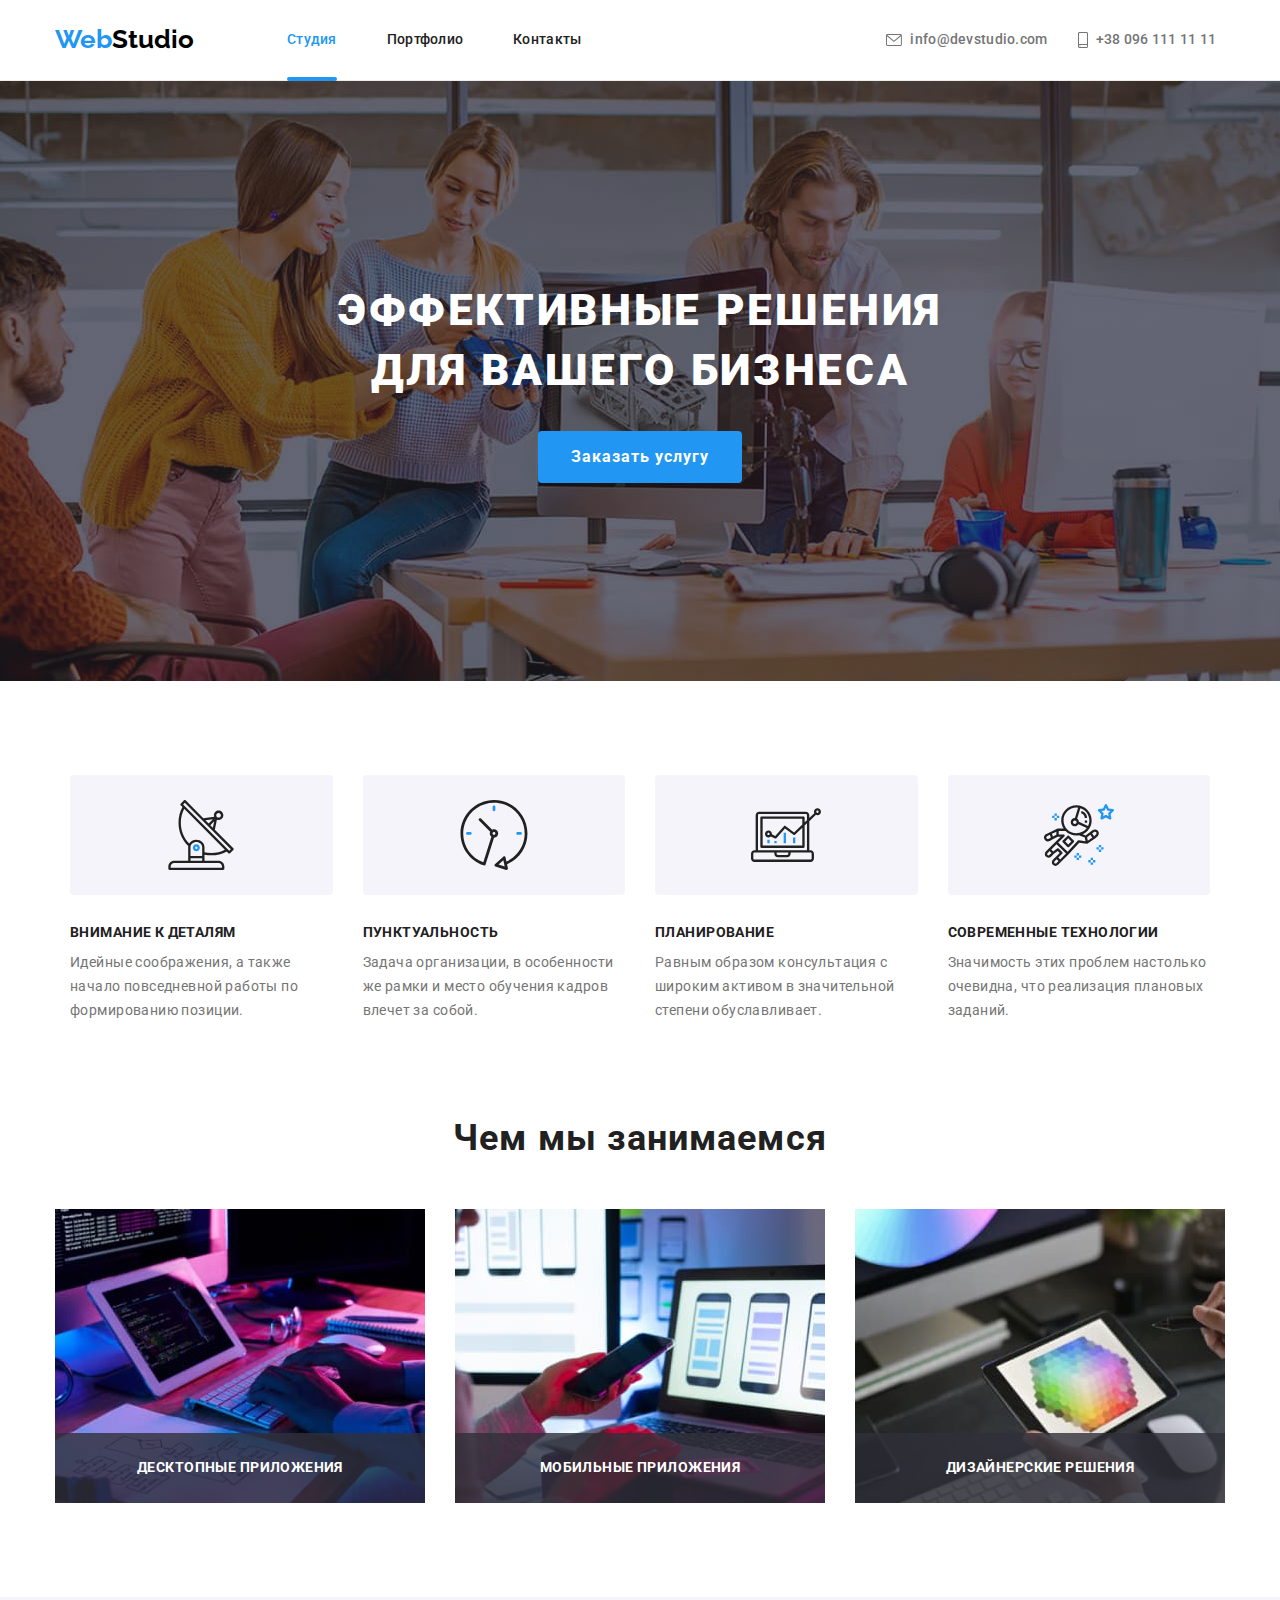
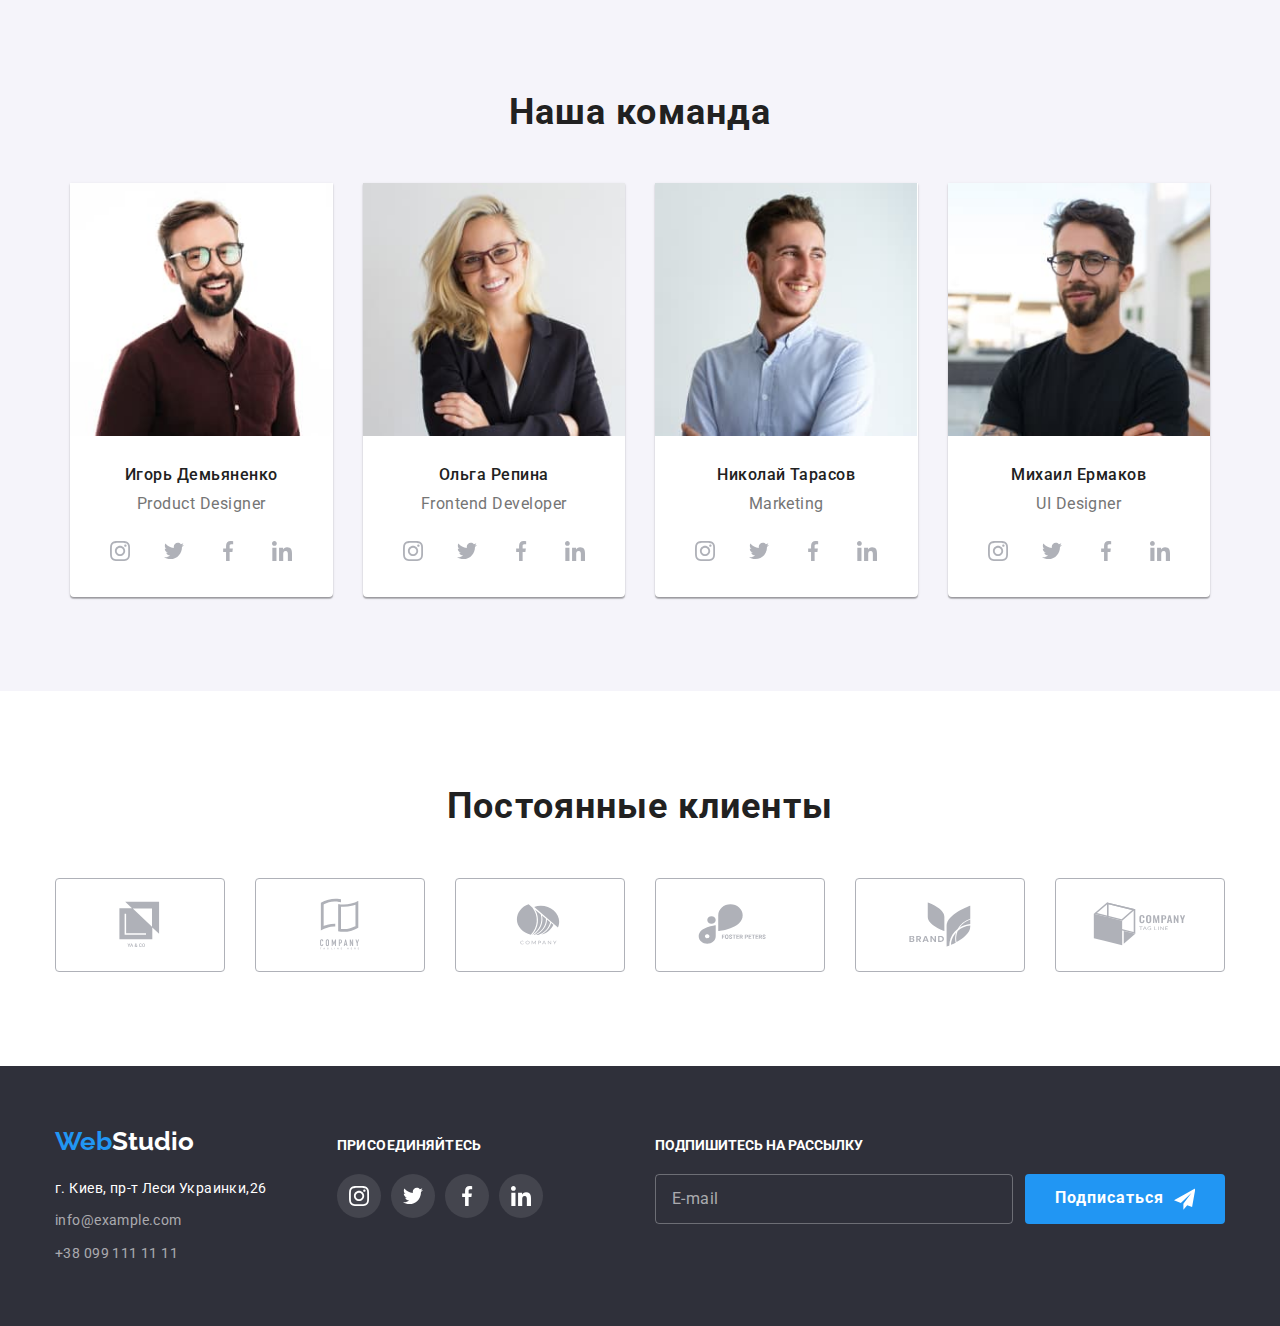
<file: index.html>
<!DOCTYPE html>
<html lang="ru">
  <head>
    <meta charset="UTF-8" />
    <meta http-equiv="X-UA-Compatible" content="IE=edge" />
    <meta name="viewport" content="width=device-width, initial-scale=1.0" />
    <title>WebStudio</title>
    <link rel="preconnect" href="https://fonts.googleapis.com" />
    <link rel="preconnect" href="https://fonts.gstatic.com" crossorigin />
    <link
      href="https://fonts.googleapis.com/css2?family=Raleway:wght@700&family=Roboto:wght@400;500;700;900&display=swap"
      rel="stylesheet"
    />
    <link
      rel="stylesheet"
      href="https://cdnjs.cloudflare.com/ajax/libs/modern-normalize/1.1.0/modern-normalize.min.css"
    />

    <!-- <link rel="stylesheet" href="./css/styles.css" /> -->
    <link rel="stylesheet" href="./css/main.min.css" />
  </head>
  <body>
    <header class="header">
            <div class="container section-header">
            <a href="WebStudio" class="nav-logo"><span class="nav-logo__web">Web</span>Studio</a>
    
            <div class="tablet-desktop-nav">
                <nav class="nav">
            <ul class="ul nav-td-list">
                <li class="nav-td-list__item"><a href="Студия" class="nav-td-list__link current">Студия</a></li>
                <li class="nav-td-list__item"><a href="./portfolio.html" class="nav-td-list__link">Портфолио</a></li>
                <li class="nav-td-list__item"><a href="Контакты" class="nav-td-list__link">Контакты</a></li>
            </ul>
        </nav>
        <ul class="ul td-contact-list">
            <li class="td-contact-list__item"><a href="info@devstudio.com" class="td-contact-list__link"><svg
                        class="contact-list__icon" width="16" height="12">
                        <use href="./images/symbol-head.svg#icon-envelope-hover-1"></use>
                    </svg>info@devstudio.com</a></li>
            <li class="td-contact-list__item"><a href="tel:+380961111111" class="td-contact-list__link"><svg
                        class="contact-list__icon" width="10" height="16">
                        <use href="./images/symbol-head.svg#icon-smartphone-1"></use>
                    </svg>+38 096 111 11 11</a></li>
        </ul>
        </div>

        <button type="button" class="menu-button js-open-menu">
        <svg class="mobile-menu-icon" width="40" height="40" aria-label="Переключатель мобильного меню">
            <use class="icon-open" href="./images/mobile.svg#icon-menu_40px-1"></use>
        </svg>
        </button>

        <div class="mobile-menu js-menu-container">
            <button type="button" class="menu-button menu-close-button js-close-menu">
                <svg class="mobile-menu-icon " width="40" height="40" aria-label="Переключатель мобильного меню">
                    <use class="icon-close" href="./images/mobile.svg#icon-close_40px-1"></use>
                </svg>
            </button>

        <nav class="nav">                         
                <ul class="ul nav-list">
                 <li class="nav-list__item"><a href="Студия" class="nav-list__link current">Студия</a></li>
                 <li class="nav-list__item"><a href="./portfolio.html" class="nav-list__link">Портфолио</a></li>
                 <li class="nav-list__item"><a href="Контакты" class="nav-list__link">Контакты</a></li>
                </ul>
        </nav>
        <ul class="ul contact-list">
            <li class="contact-list__item hide"><a href="tel:+380961111111" class="contact-mobile__link">+38 096 111 11 11</a></li>
            <li class="contact-list__item"><a href="info@devstudio.com" class="contact-list__link"><svg class="contact-list__icon" width="16" height="12"><use href="./images/symbol-head.svg#icon-envelope-hover-1"></use></svg>info@devstudio.com</a></li>
            <li class="contact-list__item mobile-hide"><a href="tel:+380961111111" class="contact-list__link"><svg class="contact-list__icon" width="10" height="16"><use href="./images/symbol-head.svg#icon-smartphone-1"></use></svg>+38 096 111 11 11</a></li>
        </ul>
        <ul class="ul mobile-social">
            <li class="mobile-social__item"><a class="mobile-social__link" href="">Instagram</a></li>
            <li class="mobile-social__item"><a class="mobile-social__link" href="">Twitter</a></li>
            <li class="mobile-social__item"><a class="mobile-social__link" href="">Facebook</a></li>
            <li class="mobile-social__item"><a class="mobile-social__link" href="">LinkedIn</a></li>
        </ul> 
        </div>
     
    </header>

    <main>
      <section class="hero">
        <div class="container">
          <h1 class="hero__title">Эффективные решения для вашего бизнеса</h1>
          <button type="button" class="hero__btn" data-modal-open>
            Заказать услугу
          </button>
        </div>
      </section>

      <section class="future">
        <div class="container">
          <h2 hidden>наши особенности</h2>
          <ul class="future-list">
            <li class="future-item">
              <div class="fon">
                <svg class="fon__item" width="70" height="70">
                  <use href="./images/symbol-defs.svg#icon-antenna"></use>
                </svg>
              </div>
              <h3 class="future-item__title">Внимание к деталям</h3>
              <p class="future-item__text">
                Идейные соображения, а также начало повседневной работы по
                формированию позиции.
              </p>
            </li>
            <li class="future-item">
              <div class="fon">
                <svg class="fon__item" width="70" height="70">
                  <use href="./images/symbol-defs.svg#icon-clock"></use>
                </svg>
              </div>
              <h3 class="future-item__title">Пунктуальность</h3>
              <p class="future-item__text">
                Задача организации, в особенности же рамки и место обучения
                кадров влечет за собой.
              </p>
            </li>
            <li class="future-item">
              <div class="fon">
                <svg class="fon__item" width="70" height="70">
                  <use href="./images/symbol-defs.svg#icon-diagram"></use>
                </svg>
              </div>
              <h3 class="future-item__title">Планирование</h3>
              <p class="future-item__text">
                Равным образом консультация с широким активом в значительной
                степени обуславливает.
              </p>
            </li>
            <li class="future-item">
              <div class="fon">
                <svg class="fon__item" width="70" height="70">
                  <use href="./images/symbol-defs.svg#icon-astronaut"></use>
                </svg>
              </div>
              <h3 class="future-item__title">Современные технологии</h3>
              <p class="future-item__text">
                Значимость этих проблем настолько очевидна, что реализация
                плановых заданий.
              </p>
            </li>
          </ul>
        </div>
      </section>

      <section class="box">
        <div class="container">
          <h2 class="box__title">Чем мы занимаемся</h2>
          <ul class="box-list">
            <li class="box-list__item">
              <img src="./images/box1(1).jpg" alt="клавиатура" />
              <div class="box-list__overlay">
                <p class="box-list__text">Десктопные приложения</p>
              </div>
            </li>
            <li class="box-list__item">
              <img src="./images/box2(1).jpg" alt="телефон" />
              <div class="box-list__overlay">
                <p class="box-list__text">Мобильные приложения</p>
              </div>
            </li>
            <li class="box-list__item">
              <img src="./images/box3(1).jpg" alt="планшет" />
              <div class="box-list__overlay">
                <p class="box-list__text">Дизайнерские решения</p>
              </div>
            </li>
          </ul>
        </div>
      </section>

      <section class="team">
        <div class="container">
          <h2 class="team-caption">Наша команда</h2>
          <ul class="team-list">
            <li class="team-item">
              <picture class="team-item__img">
                <source
                  srcset="
                    ./images/dteam1x-min.jpg 1x,
                    ./images/dteam2x-min.jpg 2x
                  "
                  media="(min-width: 1200px)"
                />
                <source
                  srcset="
                    ./images/tteam_11x-min.jpg 1x,
                    ./images/tteam_12x-min.jpg 2x
                  "
                  media="(min-width: 768px)"
                />
                <source
                  srcset="
                    ./images/mteam_first1x-min.jpg 1x,
                    ./images/mteam_first2x-min.jpg 2x
                  "
                  media="(max-width: 767px)"
                />

                <img
                  class="team-item__img"
                  src="./images/img(4)(1).jpg"
                  alt="Дизайнер"
                />
              </picture>

              <div class="team-item__member">
                <h3 class="team-item__title">Игорь Демьяненко</h3>
                <p lang="en" class="team-item__text">Product Designer</p>

                <ul class="our-team-social ul">
                  <li class="our-team-social-item">
                    <a href="" class="our-team-social-item__link">
                      <svg
                        class="our-team-social-item__icons"
                        width="20"
                        height="20"
                      >
                        <use
                          href="./images/symbol2-defs.svg#icon-instagram"
                        ></use>
                      </svg>
                    </a>
                  </li>
                  <li class="our-team-social-item">
                    <a href="" class="our-team-social-item__link">
                      <svg
                        class="our-team-social-item__icons"
                        width="20"
                        height="20"
                      >
                        <use
                          href="./images/symbol2-defs.svg#icon-twitter"
                        ></use>
                      </svg>
                    </a>
                  </li>
                  <li class="our-team-social-item">
                    <a href="" class="our-team-social-item__link">
                      <svg
                        class="our-team-social-item__icons"
                        width="20"
                        height="20"
                      >
                        <use
                          href="./images/symbol2-defs.svg#icon-facebook"
                        ></use>
                      </svg>
                    </a>
                  </li>
                  <li class="our-team-social-item">
                    <a href="" class="our-team-social-item__link">
                      <svg
                        class="our-team-social-item__icons"
                        width="20"
                        height="20"
                      >
                        <use
                          href="./images/symbol2-defs.svg#icon-linkedin"
                        ></use>
                      </svg>
                    </a>
                  </li>
                </ul>
              </div>
            </li>
            <li class="team-item">
              <picture class="team-item__img">
                <source
                  srcset="
                    ./images/dteam21x-min.jpg 1x,
                    ./images/dteam22x-min.jpg 2x
                  "
                  media="(min-width: 1200px)"
                />
                <source
                  srcset="
                    ./images/tteam_21x-min.jpg 1x,
                    ./images/tteam_22x-min.jpg 2x
                  "
                  media="(min-width: 768px)"
                />
                <source
                  srcset="
                    ./images/mteam_sec1x-min.jpg 1x,
                    ./images/mteam_sec2x-min.jpg 2x
                  "
                  media="(max-width: 767px)"
                />
                <img
                  class="team-item__img"
                  src="./images/img(1)(1).jpg"
                  alt="Разработчик"
                />
              </picture>
              <div class="team-item__member">
                <h3 class="team-item__title">Ольга Репина</h3>
                <p lang="en" class="team-item__text">Frontend Developer</p>
                <ul class="our-team-social ul">
                  <li class="our-team-social-item">
                    <a href="" class="our-team-social-item__link">
                      <svg
                        class="our-team-social-item__icons"
                        width="20"
                        height="20"
                      >
                        <use
                          href="./images/symbol2-defs.svg#icon-instagram"
                        ></use>
                      </svg>
                    </a>
                  </li>
                  <li class="our-team-social-item">
                    <a href="" class="our-team-social-item__link">
                      <svg
                        class="our-team-social-item__icons"
                        width="20"
                        height="20"
                      >
                        <use
                          href="./images/symbol2-defs.svg#icon-twitter"
                        ></use>
                      </svg>
                    </a>
                  </li>
                  <li class="our-team-social-item">
                    <a href="" class="our-team-social-item__link">
                      <svg
                        class="our-team-social-item__icons"
                        width="20"
                        height="20"
                      >
                        <use
                          href="./images/symbol2-defs.svg#icon-facebook"
                        ></use>
                      </svg>
                    </a>
                  </li>
                  <li class="our-team-social-item">
                    <a href="" class="our-team-social-item__link">
                      <svg
                        class="our-team-social-item__icons"
                        width="20"
                        height="20"
                      >
                        <use
                          href="./images/symbol2-defs.svg#icon-linkedin"
                        ></use>
                      </svg>
                    </a>
                  </li>
                </ul>
              </div>
            </li>
            <li class="team-item">
              <picture class="team-item__img">
                <source
                  srcset="
                    ./images/dteam31x-min.jpg 1x,
                    ./images/dteam32x-min.jpg 2x
                  "
                  media="(min-width: 1200px)"
                />
                <source
                  srcset="
                    ./images/tteam_31x-min.jpg 1x,
                    ./images/tteam_32x-min.jpg 2x
                  "
                  media="(min-width: 768px)"
                />
                <source
                  srcset="
                    ./images/mteam_tres1x-min.jpg 1x,
                    ./images/mteam_tres2x-min.jpg 2x
                  "
                  media="(max-width: 767px)"
                />
                <img
                  class="team-item__img"
                  src="./images/img(2)(1).jpg"
                  alt="Маркетолог"
                />
              </picture>
              <div class="team-item__member">
                <h3 class="team-item__title">Николай Тарасов</h3>
                <p lang="en" class="team-item__text">Marketing</p>
                <ul class="our-team-social ul">
                  <li class="our-team-social-item">
                    <a href="" class="our-team-social-item__link">
                      <svg
                        class="our-team-social-item__icons"
                        width="20"
                        height="20"
                      >
                        <use
                          href="./images/symbol2-defs.svg#icon-instagram"
                        ></use>
                      </svg>
                    </a>
                  </li>
                  <li class="our-team-social-item">
                    <a href="" class="our-team-social-item__link">
                      <svg
                        class="our-team-social-item__icons"
                        width="20"
                        height="20"
                      >
                        <use
                          href="./images/symbol2-defs.svg#icon-twitter"
                        ></use>
                      </svg>
                    </a>
                  </li>
                  <li class="our-team-social-item">
                    <a href="" class="our-team-social-item__link">
                      <svg
                        class="our-team-social-item__icons"
                        width="20"
                        height="20"
                      >
                        <use
                          href="./images/symbol2-defs.svg#icon-facebook"
                        ></use>
                      </svg>
                    </a>
                  </li>
                  <li class="our-team-social-item">
                    <a href="" class="our-team-social-item__link">
                      <svg
                        class="our-team-social-item__icons"
                        width="20"
                        height="20"
                      >
                        <use
                          href="./images/symbol2-defs.svg#icon-linkedin"
                        ></use>
                      </svg>
                    </a>
                  </li>
                </ul>
              </div>
            </li>
            <li class="team-item">
              <picture class="team-itemm__img">
                <source
                  srcset="
                    ./images/dteam41x-min.jpg 1x,
                    ./images/dteam42x-min.jpg 2x
                  "
                  media="(min-width: 1200px)"
                />
                <source
                  srcset="
                    ./images/tteam_41x-min.jpg 1x,
                    ./images/tteam_42x-min.jpg 2x
                  "
                  media="(min-width: 768px)"
                />
                <source
                  srcset="
                    ./images/mteam_quad1x-min.jpg 1x,
                    ./images/mteam_quad2x-min.jpg 2x
                  "
                  media="(max-width: 767px)"
                />
                <img
                  class="team-item__img"
                  src="./images/img(3)(1).jpg"
                  alt="Дизайнер"
                />
              </picture>

              <div class="team-item__member">
                <h3 class="team-item__title">Михаил Ермаков</h3>
                <p lang="en" class="team-item__text">UI Designer</p>
                <ul class="our-team-social ul">
                  <li class="our-team-social-item">
                    <a href="" class="our-team-social-item__link">
                      <svg
                        class="our-team-social-item__icons"
                        width="20"
                        height="20"
                      >
                        <use
                          href="./images/symbol2-defs.svg#icon-instagram"
                        ></use>
                      </svg>
                    </a>
                  </li>
                  <li class="our-team-social-item">
                    <a href="" class="our-team-social-item__link">
                      <svg
                        class="our-team-social-item__icons"
                        width="20"
                        height="20"
                      >
                        <use
                          href="./images/symbol2-defs.svg#icon-twitter"
                        ></use>
                      </svg>
                    </a>
                  </li>
                  <li class="our-team-social-item">
                    <a href="" class="our-team-social-item__link">
                      <svg
                        class="our-team-social-item__icons"
                        width="20"
                        height="20"
                      >
                        <use
                          href="./images/symbol2-defs.svg#icon-facebook"
                        ></use>
                      </svg>
                    </a>
                  </li>
                  <li class="our-team-social-item">
                    <a href="" class="our-team-social-item__link">
                      <svg
                        class="our-team-social-item__icons"
                        width="20"
                        height="20"
                      >
                        <use
                          href="./images/symbol2-defs.svg#icon-linkedin"
                        ></use>
                      </svg>
                    </a>
                  </li>
                </ul>
              </div>
            </li>
          </ul>
        </div>
      </section>

      <section class="section clients">
        <div class="clients-box container">
          <h2 class="clients-title">Постоянные клиенты</h2>
          <ul class="clients-list ul">
            <li class="clients-item">
              <a href="" class="clients-link">
                <svg class="clients-icons" width="106" height="60">
                  <use
                    href="./images/symbol3-defs.svg#icon-icon-partner1"
                  ></use>
                </svg>
              </a>
            </li>
            <li class="clients-item">
              <a href="" class="clients-link">
                <svg class="clients-icons" width="106" height="60">
                  <use
                    href="./images/symbol3-defs.svg#icon-icon-partner2"
                  ></use>
                </svg>
              </a>
            </li>
            <li class="clients-item">
              <a href="" class="clients-link">
                <svg class="clients-icons" width="106" height="60">
                  <use
                    href="./images/symbol3-defs.svg#icon-icon-partner3"
                  ></use>
                </svg>
              </a>
            </li>
            <li class="clients-item">
              <a href="" class="clients-link">
                <svg class="clients-icons" width="106" height="60">
                  <use
                    href="./images/symbol3-defs.svg#icon-icon-partner4"
                  ></use>
                </svg>
              </a>
            </li>
            <li class="clients-item">
              <a href="" class="clients-link">
                <svg class="clients-icons" width="106" height="60">
                  <use
                    href="./images/symbol3-defs.svg#icon-icon-partner5"
                  ></use>
                </svg>
              </a>
            </li>
            <li class="clients-item">
              <a href="" class="clients-link">
                <svg class="clients-icons" width="106" height="60">
                  <use
                    href="./images/symbol3-defs.svg#icon-icon-partner6"
                  ></use>
                </svg>
              </a>
            </li>
          </ul>
        </div>
      </section>
    </main>

    <footer class="footer">
      <div class="container footer-section">
        <div class="footer-tablet">
        <div class="footer-navigation">
          
          <a class="footer-logo" href="./index.html"
            >Web<span class="logo-studio white">Studio</span></a
          >
          <address class="address-footer">
            <ul class="address">
              <li class="address-item">
                <a href="" class="address-title"
                  >г. Киев, пр-т Леси Украинки,26</a
                >
              </li>
              <li class="address-item">
                <a class="address-link" href="mailto:info@example.com"
                  >info@example.com</a
                >
              </li>
              <li class="address-item">
                <a class="address-link" href="tel:+380991111111"
                  >+38 099 111 11 11</a
                >
              </li>
            </ul>
          </address>
        </div>

        <div class="footer-social">
          <p class="footer-social-title">присоединяйтесь</p>
          <ul class="ul footer-social-list">
            <li class="footer-social-item">
              <a href="" class="footer-social-link">
                <svg class="footer-social-icons" width="20" height="20">
                  <use href="./images/symbol2-defs.svg#icon-instagram"></use>
                </svg>
              </a>
            </li>
            <li class="footer-social-item">
              <a href="" class="footer-social-link">
                <svg class="footer-social-icons" width="20" height="20">
                  <use href="./images/symbol2-defs.svg#icon-twitter"></use>
                </svg>
              </a>
            </li>
            <li class="footer-social-item">
              <a href="" class="footer-social-link">
                <svg class="footer-social-icons" width="20" height="20">
                  <use href="./images/symbol2-defs.svg#icon-facebook"></use>
                </svg>
              </a>
            </li>
            <li class="footer-social-item">
              <a href="" class="footer-social-link">
                <svg class="footer-social-icons" width="20" height="20">
                  <use href="./images/symbol2-defs.svg#icon-linkedin"></use>
                </svg>
              </a>
            </li>
          </ul>
        </div>
</div>
        <div class="tablet-form-container">
        <form name="footer-form" autocomplete="on" class="footer-subscribe">
          
          <div class="footer-form-container desk-hide">
            <label class="mobile-label">
              <span class="footer-form-title">Подпишитесь на рассылку</span>

              <input
                class="footer-input"
                type="email"
                name="email"
                id="email"
                placeholder="E-mail"
              />
            </label>

            <button type="submit" class="footer-form-button">
              Подписаться
              <svg class="footer-form-icon" width="24" height="24">
                <use href="./images/mail icon.svg#icon-icon-e-mail"></use>
              </svg>
            </button>
          </div>

          <div class="desktop-footer-form small-hide">
            <label for="email" class="desktop-footer-form-title">Подпишитесь на рассылку</label>   
            <div class="desktop-footer-form-container">
              <input
                class="desktop-footer-input"
                type="email"
                name="email"
                id="email"
                placeholder="E-mail"
              />
            

            <button type="submit" class="desktop-footer-form-button">
              Подписаться
              <svg class="footer-form-icon" width="24" height="24">
                <use href="./images/mail icon.svg#icon-icon-e-mail"></use>
              </svg>
            </button></div>
          </div>

        </form>
      </div>
    </footer>

    <div class="backdrop is-hidden" data-modal>
      <div class="modal">
        <p class="modal-title">Оставьте свои данные, мы вам перезвоним</p>
        <form class="modal-form">
          <label class="modal-field name"
            ><span class="modal-label-name">Имя</span>
            <input type="text" class="modal-input" name="user-name" required />
            <svg class="modal-name icon" width="12" height="12">
              <use href="./images/icons.svg.svg#icon-name"></use>
            </svg>
          </label>
          <label class="modal-field tel"
            ><span class="modal-label-name">Телефон</span>
            <input type="tel" class="modal-input" name="user-tel" required />
            <svg class="modal-tel icon" width="13" height="13">
              <use href="./images/icons.svg.svg#icon-tel"></use>
            </svg>
          </label>

          <label class="modal-field mail"
            ><span class="modal-label-name">Почта</span>
            <input type="email" class="modal-input" name="user-email" />
            <svg class="modal-mail icon" width="15" height="12">
              <use href="./images/icons.svg.svg#icon-mail"></use>
            </svg>
          </label>

          <label class="modal-field comment"
            ><span class="modal-label-name">Комментарий</span>
            <textarea
              class="commentary-holder"
              name="commentary"
              placeholder="Введите текст"
            ></textarea>
          </label>

          <!-- <div class="modal-checkbox">
            <input
              type="checkbox"
              class="input-check visually-hidden"
              id="input-check"
              name="policy"
            />
            <label for="input-check" class="check-text"
              >Соглашаюсь с рассылкой и принимаю
              <a href="" class="conditions"> Условия договора</a></label
            >
          </div> -->
          <label class="form-agreement">
                <input class="form-agreement-checkbox" type="checkbox" name="agreement" value="agreement">
                <span class="icon-disagree"></span>
                <span class="form-agreement-label">Соглашаюсь с рассылкой и принимаю <a href="" class="conditions">Условия договора</a></span>
            </label>

          <button type="submit" class="form-agreement-button">Отправить</button>
        </form>
         <button class="button-modal" data-modal-close>
          <svg class="button-modal-icon" width="11" height="11">
            <use href="./images/symbol4-defs.svg#icon-Vector-1"></use>
          </svg>
        </button>
      </div>
    </div>
    <script src="./js/modal.js"></script>
    <script src="./js/mobile-menu.js"></script>
  </body>
</html>
</file>
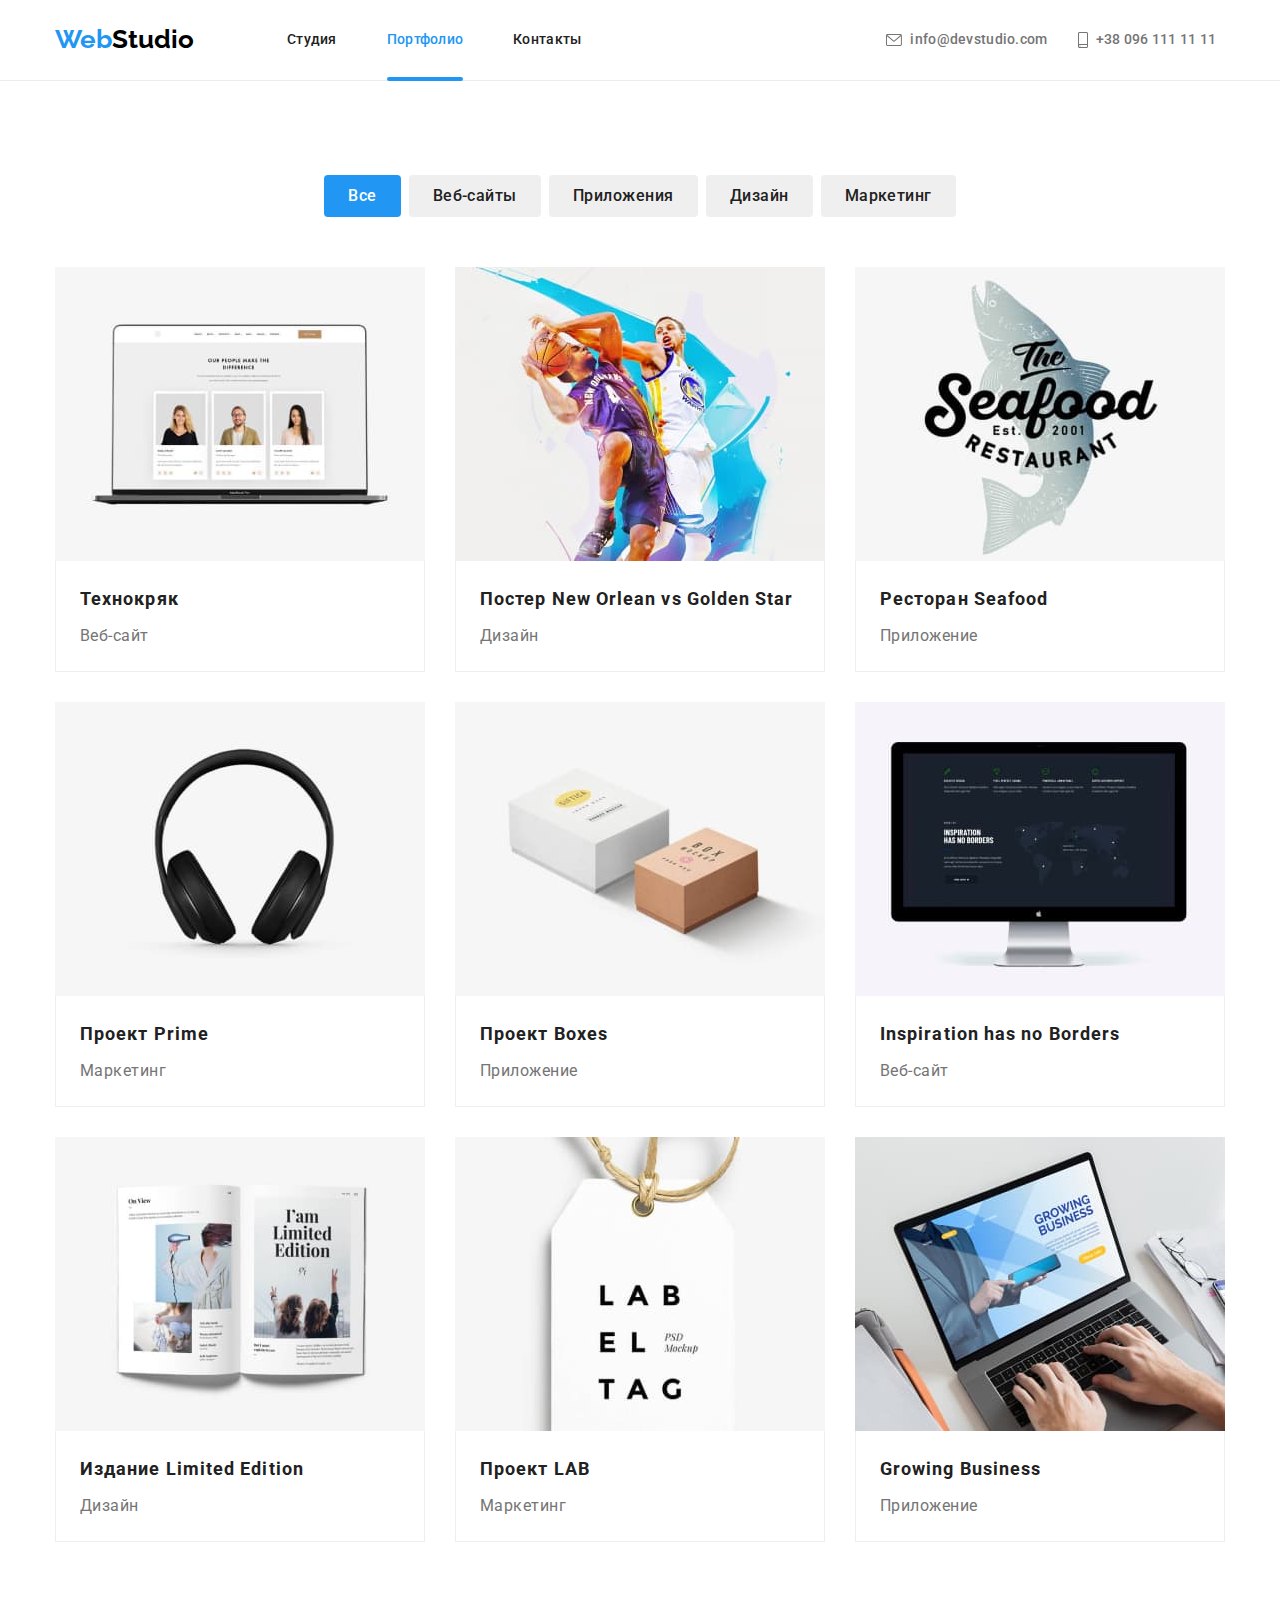
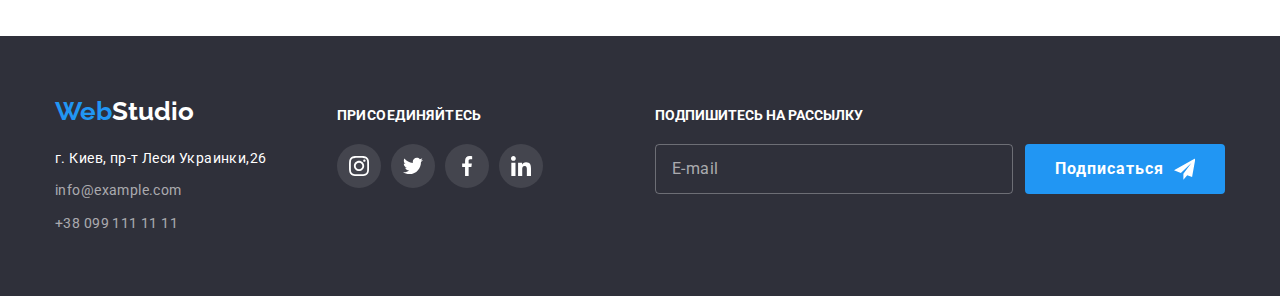
<file: portfolio.html>
<!DOCTYPE html>
<html lang="ru">
  <head>
    <meta charset="UTF-8" />
    <meta http-equiv="X-UA-Compatible" content="IE=edge" />
    <meta name="viewport" content="width=device-width, initial-scale=1.0" />
    <title>WebStudio</title>
    <link rel="preconnect" href="https://fonts.googleapis.com" />
    <link rel="preconnect" href="https://fonts.gstatic.com" crossorigin />
    <link
      href="https://fonts.googleapis.com/css2?family=Raleway:wght@700&family=Roboto:wght@400;500;700;900&display=swap"
      rel="stylesheet"
    />
    <link
      rel="stylesheet"
      href="https://cdnjs.cloudflare.com/ajax/libs/modern-normalize/1.1.0/modern-normalize.min.css"
    />
    <!-- <link rel="stylesheet" href="./css/styles.css" /> -->
    <link rel="stylesheet" href="./css/main.min.css" />
  </head>
  <body>
        <header class="header">
            <div class="container section-header">
            <a href="WebStudio" class="nav-logo"><span class="nav-logo__web">Web</span>Studio</a>
    
            <div class="tablet-desktop-nav">
                <nav class="nav">
            <ul class="ul nav-td-list">
                <li class="nav-td-list__item"><a href="./index.html" class="nav-td-list__link">Студия</a></li>
                <li class="nav-td-list__item"><a href="Портфолио" class="nav-td-list__link current">Портфолио</a></li>
                <li class="nav-td-list__item"><a href="Контакты" class="nav-td-list__link">Контакты</a></li>
            </ul>
        </nav>
        <ul class="ul td-contact-list">
            <li class="td-contact-list__item"><a href="info@devstudio.com" class="td-contact-list__link"><svg
                        class="contact-list__icon" width="16" height="12">
                        <use href="./images/symbol-head.svg#icon-envelope-hover-1"></use>
                    </svg>info@devstudio.com</a></li>
            <li class="td-contact-list__item"><a href="tel:+380961111111" class="td-contact-list__link"><svg
                        class="contact-list__icon" width="10" height="16">
                        <use href="./images/symbol-head.svg#icon-smartphone-1"></use>
                    </svg>+38 096 111 11 11</a></li>
        </ul>
        </div>

        <button type="button" class="menu-button js-open-menu">
        <svg class="mobile-menu-icon" width="40" height="40" aria-label="Переключатель мобильного меню">
            <use class="icon-open" href="./images/mobile.svg#icon-menu_40px-1"></use>
        </svg>
        </button>

        <div class="mobile-menu js-menu-container">
            <button type="button" class="menu-button menu-close-button js-close-menu">
                <svg class="mobile-menu-icon " width="40" height="40" aria-label="Переключатель мобильного меню">
                    <use class="icon-close" href="./images/mobile.svg#icon-close_40px-1"></use>
                </svg>
            </button>

        <nav class="nav">                         
                <ul class="ul nav-list">
                 <li class="nav-list__item"><a href="Студия" class="nav-list__link current">Студия</a></li>
                 <li class="nav-list__item"><a href="./portfolio.html" class="nav-list__link">Портфолио</a></li>
                 <li class="nav-list__item"><a href="Контакты" class="nav-list__link">Контакты</a></li>
                </ul>
        </nav>
        <ul class="ul contact-list">
            <li class="contact-list__item hide"><a href="tel:+380961111111" class="contact-mobile__link">+38 096 111 11 11</a></li>
            <li class="contact-list__item"><a href="info@devstudio.com" class="contact-list__link"><svg class="contact-list__icon" width="16" height="12"><use href="./images/symbol-head.svg#icon-envelope-hover-1"></use></svg>info@devstudio.com</a></li>
            <li class="contact-list__item mobile-hide"><a href="tel:+380961111111" class="contact-list__link"><svg class="contact-list__icon" width="10" height="16"><use href="./images/symbol-head.svg#icon-smartphone-1"></use></svg>+38 096 111 11 11</a></li>
        </ul>
        <ul class="ul mobile-social">
            <li class="mobile-social__item"><a class="mobile-social__link" href="">Instagram</a></li>
            <li class="mobile-social__item"><a class="mobile-social__link" href="">Twitter</a></li>
            <li class="mobile-social__item"><a class="mobile-social__link" href="">Facebook</a></li>
            <li class="mobile-social__item"><a class="mobile-social__link" href="">LinkedIn</a></li>
        </ul> 
        </div>
     
    </header>

    <main>
      <section class="portfolio">
        <div class="container">
          <h1 hidden>portfolio</h1>
          <ul class="ul button">
            <li class="portfolio-button-item">
              <button type="button" class="portfolio-btn current">Все</button>
            </li>
            <li class="portfolio-button-item">
              <button type="button" class="portfolio-btn">Веб-сайты</button>
            </li>
            <li class="portfolio-button-item">
              <button type="button" class="portfolio-btn">Приложения</button>
            </li>
            <li class="portfolio-button-item">
              <button type="button" class="portfolio-btn">Дизайн</button>
            </li>
            <li class="portfolio-button-item">
              <button type="button" class="portfolio-btn">Маркетинг</button>
            </li>
          </ul>
          <ul class="portfolio-list">
            <li class="portfolio-item">
              <a href="" class="portfolio-cards">
                <div class="project-cards-image">
                  <picture>
                    <source
                      srcset="./images/dpor1x.jpg 1x, ./images/dpor2x.jpg 2x"
                      media="(min-width: 1200px)"
                    />
                    <source
                      srcset="
                        ./images/tpor_11x.jpg 1x,
                        ./images/tpor_12x.jpg 2x
                      "
                      media="(min-width: 768px)"
                    />
                    <source
                      srcset="
                        ./images/img-min.jpg    1x,
                        ./images/img@2x-min.jpg 2x
                      "
                      media="(max-width: 767px)"
                    />
                    <img src="./images/group.jpg" alt="Группа" />
                  </picture>
                  <div class="project-cards-active">
                    <p class="project-cards-active-text">
                      Ресурс предлагает комплексные предложения с разным уровнем
                      функционала и сервисов. Все это позволит посетителю
                      получить исчерпывающие сведения о компании или частном
                      лице.
                    </p>
                  </div>
                </div>
                <div class="card-text">
                  <h2 class="portfolio-title">Технокряк</h2>
                  <p class="portfolio-text">Веб-сайт</p>
                </div>
              </a>
            </li>
            <li class="portfolio-item">
              <a href="" class="portfolio-cards">
                <div class="project-cards-image">
                  <picture>
                    <source
                      srcset="./images/dpor21x.jpg 1x, ./images/dpor22x.jpg 2x"
                      media="(min-width: 1200px)"
                    />
                    <source
                      srcset="
                        ./images/tpor_21x.jpg 1x,
                        ./images/tpor_22x.jpg 2x
                      "
                      media="(min-width: 768px)"
                    />
                    <source
                      srcset="./images/por21.jpg 1x, ./images/por22.jpg 2x"
                      media="(max-width: 767px)"
                    />
                    <img src="./images/img2.jpg" alt="Постер" />
                  </picture>
                  <div class="project-cards-active">
                    <p class="project-cards-active-text">
                      Ресурс предлагает комплексные предложения с разным уровнем
                      функционала и сервисов. Все это позволит посетителю
                      получить исчерпывающие сведения о компании или частном
                      лице.
                    </p>
                  </div>
                </div>
                <div class="card-text">
                  <h2 class="portfolio-title">
                    Постер New Orlean vs Golden Star
                  </h2>
                  <p class="portfolio-text">Дизайн</p>
                </div>
              </a>
            </li>
            <li class="portfolio-item">
              <a href="" class="portfolio-cards">
                <div class="project-cards-image">
                  <picture>
                    <source
                      srcset="./images/dpor31x.jpg 1x, ./images/dpor32x.jpg 2x"
                      media="(min-width: 1200px)"
                    />
                    <source
                      srcset="
                        ./images/tpor_31x.jpg 1x,
                        ./images/tpor_32x.jpg 2x
                      "
                      media="(min-width: 768px)"
                    />
                    <source
                      srcset="./images/mpor31x.jpg 1x, ./images/mpor32x.jpg 2x"
                      media="(max-width: 767px)"
                    />
                    <img src="./images/img3.jpg" alt="Еда" />
                  </picture>
                  <div class="project-cards-active">
                    <p class="project-cards-active-text">
                      Ресурс предлагает комплексные предложения с разным уровнем
                      функционала и сервисов. Все это позволит посетителю
                      получить исчерпывающие сведения о компании или частном
                      лице.
                    </p>
                  </div>
                </div>
                <div class="card-text">
                  <h2 class="portfolio-title">Ресторан Seafood</h2>
                  <p class="portfolio-text">Приложение</p>
                </div>
              </a>
            </li>
            <li class="portfolio-item">
              <a href="" class="portfolio-cards">
                <div class="project-cards-image">
                  <picture>
                    <source
                      srcset="./images/dpor41x.jpg 1x, ./images/dpor42x.jpg 2x"
                      media="(min-width: 1200px)"
                    />
                    <source
                      srcset="
                        ./images/tpor_41x.jpg 1x,
                        ./images/tpor_42x.jpg 2x
                      "
                      media="(min-width: 768px)"
                    />
                    <source
                      srcset="./images/por41.jpg 1x, ./images/por42.jpg 2x"
                      media="(max-width: 767px)"
                    />
                    <img src="./images/img4.jpg" alt="Наушники" />
                  </picture>
                  <div class="project-cards-active">
                    <p class="project-cards-active-text">
                      Ресурс предлагает комплексные предложения с разным уровнем
                      функционала и сервисов. Все это позволит посетителю
                      получить исчерпывающие сведения о компании или частном
                      лице.
                    </p>
                  </div>
                </div>
                <div class="card-text">
                  <h2 class="portfolio-title">Проект Prime</h2>
                  <p class="portfolio-text">Маркетинг</p>
                </div>
              </a>
            </li>
            <li class="portfolio-item">
              <a href="" class="portfolio-cards">
                <div class="project-cards-image">
                  <picture>
                    <source
                      srcset="./images/dpor51x.jpg 1x, ./images/dpor52x.jpg 2x"
                      media="(min-width: 1200px)"
                    />
                    <source
                      srcset="
                        ./images/tpor_51x.jpg 1x,
                        ./images/tpor_52x.jpg 2x
                      "
                      media="(min-width: 768px)"
                    />
                    <source
                      srcset="./images/por51.jpg 1x, ./images/por52.jpg 2x"
                      media="(max-width: 767px)"
                    />
                    <img src="./images/img5.jpg" alt="Ящики" />
                  </picture>
                  <div class="project-cards-active">
                    <p class="project-cards-active-text">
                      Ресурс предлагает комплексные предложения с разным уровнем
                      функционала и сервисов. Все это позволит посетителю
                      получить исчерпывающие сведения о компании или частном
                      лице.
                    </p>
                  </div>
                </div>
                <div class="card-text">
                  <h2 class="portfolio-title">Проект Boxes</h2>
                  <p class="portfolio-text">Приложение</p>
                </div>
              </a>
            </li>
            <li class="portfolio-item">
              <a href="" class="portfolio-cards">
                <div class="project-cards-image">
                  <picture>
                    <source
                      srcset="./images/dpor61x.jpg 1x, ./images/dpor62x.jpg 2x"
                      media="(min-width: 1200px)"
                    />
                    <source
                      srcset="
                        ./images/tpor_61x.jpg 1x,
                        ./images/tpor_62x.jpg 2x
                      "
                      media="(min-width: 768px)"
                    />
                    <source
                      srcset="./images/por61.jpg 1x, ./images/por62.jpg 2x"
                      media="(max-width: 767px)"
                    />
                    <img src="./images/img6.jpg" alt="Комп" />
                  </picture>
                  <div class="project-cards-active">
                    <p class="project-cards-active-text">
                      Ресурс предлагает комплексные предложения с разным уровнем
                      функционала и сервисов. Все это позволит посетителю
                      получить исчерпывающие сведения о компании или частном
                      лице.
                    </p>
                  </div>
                </div>
                <div class="card-text">
                  <h2 lang="en" class="portfolio-title">
                    Inspiration has no Borders
                  </h2>
                  <p class="portfolio-text">Веб-сайт</p>
                </div>
              </a>
            </li>
            <li class="portfolio-item">
              <a href="" class="portfolio-cards">
                <div class="project-cards-image">
                  <picture>
                    <source
                      srcset="./images/dpor71x.jpg 1x, ./images/dpor72x.jpg 2x"
                      media="(min-width: 1200px)"
                    />
                    <source
                      srcset="
                        ./images/tpor_71x.jpg 1x,
                        ./images/tpor_72x.jpg 2x
                      "
                      media="(min-width: 768px)"
                    />
                    <source
                      srcset="./images/por71.jpg 1x, ./images/por72.jpg 2x"
                      media="(max-width: 767px)"
                    />
                    <img src="./images/img7.jpg" alt="Книга" />
                  </picture>
                  <div class="project-cards-active">
                    <p class="project-cards-active-text">
                      Ресурс предлагает комплексные предложения с разным уровнем
                      функционала и сервисов. Все это позволит посетителю
                      получить исчерпывающие сведения о компании или частном
                      лице.
                    </p>
                  </div>
                </div>
                <div class="card-text">
                  <h2 class="portfolio-title">Издание Limited Edition</h2>
                  <p class="portfolio-text">Дизайн</p>
                </div>
              </a>
            </li>
            <li class="portfolio-item">
              <a href="" class="portfolio-cards">
                <div class="project-cards-image">
                  <picture>
                    <source
                      srcset="./images/dpor81x.jpg 1x, ./images/dpor82x.jpg 2x"
                      media="(min-width: 1200px)"
                    />
                    <source
                      srcset="
                        ./images/tpor_81x.jpg 1x,
                        ./images/tpor_82x.jpg 2x
                      "
                      media="(min-width: 768px)"
                    />
                    <source
                      srcset="./images/por81.jpg 1x, ./images/por82.jpg 2x"
                      media="(max-width: 767px)"
                    />
                    <img src="./images/img8.jpg" alt="Бирка" />
                  </picture>
                  <div class="project-cards-active">
                    <p class="project-cards-active-text">
                      Ресурс предлагает комплексные предложения с разным уровнем
                      функционала и сервисов. Все это позволит посетителю
                      получить исчерпывающие сведения о компании или частном
                      лице.
                    </p>
                  </div>
                </div>
                <div class="card-text">
                  <h2 class="portfolio-title">Проект LAB</h2>
                  <p class="portfolio-text">Маркетинг</p>
                </div>
              </a>
            </li>
            <li class="portfolio-item">
              <a href="" class="portfolio-cards">
                <div class="project-cards-image">
                  <picture>
                    <source
                      srcset="./images/dpor91x.jpg 1x, ./images/dpor92x.jpg 2x"
                      media="(min-width: 1200px)"
                    />
                    <source
                      srcset="
                        ./images/tpor_91x.jpg 1x,
                        ./images/tpor_92x.jpg 2x
                      "
                      media="(min-width: 768px)"
                    />
                    <source
                      srcset="./images/por91.jpg 1x, ./images/por92.jpg 2x"
                      media="(max-width: 767px)"
                    />
                    <img src="./images/img9.jpg" alt="Бирка" />
                  </picture>
                  <div class="project-cards-active">
                    <p class="project-cards-active-text">
                      Ресурс предлагает комплексные предложения с разным уровнем
                      функционала и сервисов. Все это позволит посетителю
                      получить исчерпывающие сведения о компании или частном
                      лице.
                    </p>
                  </div>
                </div>
                <div class="card-text">
                  <h2 lang="en" class="portfolio-title">Growing Business</h2>
                  <p class="portfolio-text">Приложение</p>
                </div>
              </a>
            </li>
          </ul>
        </div>
      </section>
    </main>

    <footer class="footer">
      <div class="container footer-section">
        <div class="footer-tablet">
        <div class="footer-navigation">
          <a class="footer-logo" href="./index.html"
            >Web<span class="logo-studio white">Studio</span></a
          >
          <address class="address-footer">
            <ul class="address">
              <li class="address-item">
                <a href="" class="address-title"
                  >г. Киев, пр-т Леси Украинки,26</a
                >
              </li>
              <li class="address-item">
                <a class="address-link" href="mailto:info@example.com"
                  >info@example.com</a
                >
              </li>
              <li class="address-item">
                <a class="address-link" href="tel:+380991111111"
                  >+38 099 111 11 11</a
                >
              </li>
            </ul>
          </address>
        </div>

        <div class="footer-social">
          <p class="footer-social-title">присоединяйтесь</p>
          <ul class="ul footer-social-list">
            <li class="footer-social-item">
              <a href="" class="footer-social-link">
                <svg class="footer-social-icons" width="20" height="20">
                  <use href="./images/symbol2-defs.svg#icon-instagram"></use>
                </svg>
              </a>
            </li>
            <li class="footer-social-item">
              <a href="" class="footer-social-link">
                <svg class="footer-social-icons" width="20" height="20">
                  <use href="./images/symbol2-defs.svg#icon-twitter"></use>
                </svg>
              </a>
            </li>
            <li class="footer-social-item">
              <a href="" class="footer-social-link">
                <svg class="footer-social-icons" width="20" height="20">
                  <use href="./images/symbol2-defs.svg#icon-facebook"></use>
                </svg>
              </a>
            </li>
            <li class="footer-social-item">
              <a href="" class="footer-social-link">
                <svg class="footer-social-icons" width="20" height="20">
                  <use href="./images/symbol2-defs.svg#icon-linkedin"></use>
                </svg>
              </a>
            </li>
          </ul>
        </div>
</div>
        <div class="tablet-form-container">
        <form name="footer-form" autocomplete="on" class="footer-subscribe">
          
          <div class="footer-form-container desk-hide">
            <label class="mobile-label">
              <span class="footer-form-title">Подпишитесь на рассылку</span>

              <input
                class="footer-input"
                type="email"
                name="email"
                id="email"
                placeholder="E-mail"
              />
            </label>

            <button type="submit" class="footer-form-button">
              Подписаться
              <svg class="footer-form-icon" width="24" height="24">
                <use href="./images/mail icon.svg#icon-icon-e-mail"></use>
              </svg>
            </button>
          </div>

          <div class="desktop-footer-form small-hide">
            <label for="email" class="desktop-footer-form-title">Подпишитесь на рассылку</label>   
            <div class="desktop-footer-form-container">
              <input
                class="desktop-footer-input"
                type="email"
                name="email"
                id="email"
                placeholder="E-mail"
              />
            

            <button type="submit" class="desktop-footer-form-button">
              Подписаться
              <svg class="footer-form-icon" width="24" height="24">
                <use href="./images/mail icon.svg#icon-icon-e-mail"></use>
              </svg>
            </button></div>
          </div>

        </form>
      </div>
    </footer>
  </body>
</html>
</file>
<file: css/styles.css>
html {
  box-sizing: border-box;
}
*,
*::before,
*::after{
  box-sizing: border-box;

}
:root {
  --main-color: #757575;
  --secondary-color: #212121;
  --logo-header-color: #000;
  --logo-color: #2196f3;
  --logo-studio-color: #fff;
  --link-color: #2196f3;
  --background-color: #2f303a;
  --primary-white-color: #fff;
  --team-link-color: #AFB1B8;
}

body {
  /*font-family: 'Raleway', sans-serif;*/
  font-family: "Roboto", sans-serif;
  font-weight: 400;
  font-style: normal;
  font-size: 14px;
  color: var(--main-color);
}

.container {
  width: 1200px;
  padding-left: 15px;
  padding-right: 15px;
  margin: 0 auto;
  outline: 1px;
}

section {
  padding-top: 94px;
  padding-bottom: 94px;
}

p,ul,h1,h2,h3,h4,h5,h6 {
  margin: 0;
  padding: 0;
}

img {
display: block;
max-width: 100%;
height: auto;
}


/*-header-*/

.menu {
   display: flex;
   margin-left: 93px;
}
.menu__item {
  display: block;
  padding-top: 32px;
  padding-bottom: 32px;
  text-align: center;
  position: relative;
}

.menu__item:not(:last-child){
    margin-right: 50px;
}

.header {
  border-bottom: 1px solid #ECECEC; 
}

.logo {
  font-family: "Raleway", sans-serif;
  font-weight: 700;
  font-size: 26px;
  line-height: 1.19;
  letter-spacing: 0.03em;
  color: var(--logo-color);
  text-decoration: none;
  align-items: center;
  display: block;
  padding-top: 24px;
  padding-bottom: 25px;
}
.logo__link {
  color: var(--logo-header-color);
}

.site-nav {
    display: flex;
}
.menu__link {
  font-weight: 500;
  line-height: 1.14;
  letter-spacing: 0.02em;
  color: var(--secondary-color);
  text-decoration: none;
  transition: color 250ms cubic-bezier(0.4,0,0.2,1);
}
.menu__link:hover,
.menu__link:focus {
  color: var(--link-color);
}
.menu__link--current {
  color: var(--link-color);
}

.contacts {
  display: flex;
 }
 .header .container{
   display: flex;
   justify-content: space-between;
 }
.contacts__item{
  padding-top: 32px;
  padding-bottom: 32px;
}

.contacts__item:not(:last-child){
  margin-right: 50px;
}
.contacts__link {
  font-weight: 500;
  line-height: 1.14;
  letter-spacing: 0.02em;
  color: var(--main-color);
  text-decoration: none;
  display: block;
  transition: color 250ms cubic-bezier(0.4,0,0.2,1);

  }
.contacts__link:hover,
.contacts__link:focus {
  color: var(--link-color);
}

.contacts__link:focus .contact-icon{
    fill: var(--link-color);
}
.contacts__icon {
    margin-right: 10px;
    display: inline-block;
    align-items: center;
    fill: #757575;
    transition: fill 250ms cubic-bezier(0.4, 0, 0.2, 1);
}

.contacts__link:hover .contact__icon {
    fill: var(--link-color);
}


.menu__link--current::after{
content: "";
position: absolute;
bottom: 0;
left: 0;
width: 100%;
height: 4px;
border-radius: 2px;
background-color: var(--link-color);
}

/*-other-*/
ul {
  list-style: none;
}

/*-ГЕРОЙ-*/

.hero {
  background-color: var(--background-color);
  padding-top: 200px;
  padding-bottom: 200px;   
  text-align: center;
  background-image: linear-gradient(rgba(47, 48, 58, 0.4),rgba(47, 48, 58, 0.4)),
  url(../images/hero-bk.jpg);
  background-repeat: no-repeat;
  background-size: cover;
  max-width: 1600px;
  margin: 0 auto;
  
}
.hero__title {
  font-weight: 900;
  font-size: 44px;
  line-height: 1.36;
  letter-spacing: 0.06em;
  text-transform: uppercase;
  color: var(--primary-white-color);
  
  width: 696px;
  margin-top: 0;
    
  margin-bottom: 30px;
  margin-left: auto;
  margin-right: auto;
   
}
.hero__btn {
  font-family: Roboto;
  font-weight: 700;
  font-size: 16px;
  line-height: 1.88;
  
  text-align: center;
  letter-spacing: 0.06em;
  color: var(--primary-white-color);
  background-color: var(--link-color);
  cursor: pointer;
  border-radius: 4px;
  padding: 10px 32px;
  min width: 200px;
  margin-bottom: 0px;
  
  border: 1px solid transparent;

  transition: background-color 250ms cubic-bezier(0.4, 0, 0.2, 1),
    box-shadow 250ms cubic-bezier(0.4, 0, 0.2, 1);
  
}
.hero__btn:hover,
.hero__btn:focus {
  background-color: #188ce8;
  box-shadow: 0px 4px 4px rgba(0, 0, 0, 0.15);
}


/* преимущества */

.future-list {
  display: flex;
  
}
.future-item:not(:last-child){
   margin-right: 30px;
}
.future-item {
  width: calc(100% / 4 - 30px);
  
}

.future-item__title {
  font-weight: 700;
  line-height: 1.14;
  letter-spacing: 0.03em;
  text-transform: uppercase;
  color: var(--secondary-color);
  margin-bottom: 10px;

  font-size: 14px;
  
}

.future-item__text {
  line-height: 1.71;
  letter-spacing: 0.03em;
  color: var(--main-color);
    
}

.fon {
  display: flex;
  justify-content: center;
  align-items: center;
  background-color: #F5F4FA;
  width: 270px;
  height: 120px;
  margin-bottom: 30px;
  border-radius: 4px;
}



/* -what we do- */

.box {
  padding-top: 0;
}

.box-list{
  display: flex;
}
.box-list__item{
  display: block;
  position: relative;
}
.box-list__item:not(:last-child){
    margin-right: 30px;
}

.box__title {
  font-weight: 700;
  font-size: 36px;
  line-height: 1.17;
  letter-spacing: 0.03em;
  color: var(--secondary-color);
  margin-bottom: 50px;
  text-align: center;
}

.box-list__overlay{
position: absolute;
display: flex;
align-items: center;
text-align: center;
width: 100%;
height: 70px;
bottom: 0;
left: 0;

background: rgba(47, 48, 58, 0.8);
}
.box-list__text{
    display: block;
    width: 100%;
    left: 50%;
    transform: translate(-50%);
position: absolute;
font-style: normal;
font-weight: 700;
line-height: 1.14;
text-transform: uppercase;
color: var(--primary-white-color);
letter-spacing: 0.03em;
}

/* -наша команда -*/

.team {
  background-color: #F5F4FA;
  max-width: 1600px;
  margin: 0 auto;
}

.team-list {
  display: flex;
}


.team-caption {
  font-weight: 700;
  font-size: 36px;
  line-height: 1.17;
  letter-spacing: 0.03em;
  color: var(--secondary-color);
  
  text-align: center;
  display: block;
  margin-bottom: 50px;
}

.team-item {
 width: 270px;
 display: block;
 box-shadow: 0px 1px 3px rgba(0, 0, 0, 0.12),
 0px 1px 1px rgba(0, 0, 0, 0.14),
 0px 2px 1px rgba(0, 0, 0, 0.2);
 border-radius: 0px 0px 4px 4px;
 background-color: #fff;
 
}

.team-item__img {
    display: block;
    
}

.team-item:not(:last-child){
    margin-right: 30px;
}

.team-item__member{
  padding-top: 30px;
  padding-bottom: 30px;
}

.team-item__title {
  font-weight: 500;
  font-size: 16px;
  line-height: 1.18;
  text-align: center;
  letter-spacing: 0.03em;
  color: var(--secondary-color);
  
  display: block;
  margin-bottom: 10px;
}
.team-item__text {
  font-size: 16px;
  line-height: 1.18;
  text-align: center;
  letter-spacing: 0.03em;
  color: var(--main-color);
  margin-bottom: 16px;
 
}

.our-team-social{
    display: flex;
    justify-content: center;
    
}
.our-team-social-item__link{
    display: flex;
    justify-content: center;
    align-items: center;
    width: 44px;
    height: 44px;
    background-color: var(--primary-white-color);
    border-radius: 50%;
    fill: var(--team-link-color);

    transition: background-color 250ms cubic-bezier(0.4, 0, 0.2, 1),
    fill 250ms cubic-bezier(0.4, 0, 0.2, 1);
}

.our-team-social-item__link:focus{
    background-color: var(--link-color);
}
.our-team-social-item__link:focus .our-team-social-item__icons{
    fill: var(--primary-white-color);
}
.our-team-social-item:not(:last-child){
    margin-right: 10px;
}
.our-team-social-item__link:hover{
    background-color: var(--link-color);
}
.our-team-social-item__link:hover .our-team-social-item__icons{
    fill: var(--primary-white-color);
}

/* -Клиенты- */

.clients-title{
    display: block;
    font-family: 'Roboto';
    font-style: normal;
    font-weight: 700;
    font-size: 36px;
    line-height: 1.17;
    text-align: center;
    letter-spacing: 0.03em;
    
    color: var(--secondary-color);
}
.clients-list{
    display: flex;
    margin-top: 50px;
    
}
.clients-link{
    display: flex;
    justify-content: center;
    align-items: center;
    
    height: 92px;
    border: 1px solid #AFB1B8;
    border-radius: 4px;
    transition: border-color 250ms cubic-bezier(0.4, 0, 0.2, 1);
}

.clients-item {
  width: calc(100% / 6 - 30px);
}

.clients-item:not(:last-child){
    margin-right: 30px;
    
}
.clients-icons{
    fill: var(--team-link-color);
    transition: fill 250ms cubic-bezier(0.4, 0, 0.2, 1);
}
.clients-link:hover,
.clients-link:focus{
    border-color: var(--link-color);
}
.clients-link:hover .clients-icons,
.clients-link:focus .clients-icons{
    fill: var(--link-color);
}

/* -Футер -*/

.footer {
  background-color: var(--background-color);
  padding-top: 60px;
  padding-bottom: 60px;
  max-width: 1600px;
  margin: 0 auto;
}

.footer-logo {
    display: block;
    
    margin-bottom: 20px;
    font-family: 'Raleway';
    font-weight: 700;
    font-size: 26px;
    line-height: 1.19;
    color: var(--logo-color);
    text-decoration: none;
  }
.logo-studio {
  color: var(--logo-studio-color);
}

.address{
  display: block;
}

.address-title {
  line-height: 1.71;
  letter-spacing: 0.03em;
  color: var(--primary-white-color);
  font-style: normal;
  text-decoration: none;
}
.address-link {
  line-height: 1.71;
  letter-spacing: 0.03em;
  color: rgba(255, 255, 255, 0.6);
  text-decoration: none;
  font-style: normal;
  transition: color 250ms cubic-bezier(0.4, 0, 0.2, 1);
}
.address-link:hover,
.address-link:focus {
  color: var(--link-color);
}

.address-item:not(:last-child){
    margin-bottom: 9px;
}



.footer-section{
    display: flex;
    align-items: baseline;
    
}
.footer-navigation{
    display: block;
}
.footer-social{
    display: block;
    margin-left:70px;
    
        
}
.footer-social-title{
    margin-bottom: 20px;
    display: block;
    font-family: 'Roboto';
    font-style: normal;
    font-weight: 700;
    font-size: 14px;
    line-height: 1.14;
    letter-spacing: 0.03em;
    text-transform: uppercase;
    
    color: var(--logo-studio-color)
}

.footer-social-list{
    display: flex;
   
}

.footer-social-item:not(:last-child){
    margin-right: 10px;
}


.footer-social-link{
    display: flex;
    justify-content: center;
    align-items: center;
    fill: #FFFFFF;
    border-radius: 50%;
    background-color: rgba(255, 255, 255, 0.1);
    width: 44px;
    height: 44px; 
    transition: background-color 250ms cubic-bezier(0.4, 0, 0.2, 1);
}

.footer-social-link:hover,
.footer-social-link:focus{
    background-color: var(--link-color);
}




.footer-subscribe{
    position: relative;
    margin-left: auto
}
.footer-form-container {
    display: flex;
}

.footer-form-container input{
    
    margin: 0;
    padding: 15px 16px;
    width: 358px;
    height: 50px;
    background-color: transparent;
    color : var(--primary-white-color);

    border: 1px solid rgba(255, 255, 255, 0.3);
    box-sizing: border-box;
    border-radius: 4px;
    margin-right: 12px;
}

.footer-form-container input::placeholder{
    font-family: 'Roboto';
    font-style: normal;
    font-weight: 400;
    font-size: 16px;
    line-height: 1.25;
    letter-spacing: 0.03em;
    
    
    color: rgba(255, 255, 255, 0.6);
}

.footer-form-title {
    font-weight: 700;
    line-height: 1.14;
    text-transform: uppercase;
    display: block;
    margin-bottom: 20px;
    
    color: var(--primary-white-color);
}

.footer-form-button{
    display: flex;
    justify-content: center;
    align-items: center;
    text-align: center;
    padding: 10px 28px;

    width: 200px;
    height: 50px;

    background-color: var(--logo-color);
       
    border-radius: 4px;
    border: 2px solid var(--link-color);

    
    font-weight: 700;
    font-size: 16px;
    line-height: 1.88;
    letter-spacing: 0.06em;

    color: var(--primary-white-color);
    cursor: pointer;
    transition: background-color 250ms cubic-bezier(0.4, 0, 0.2, 1),
    box-shadow 250ms cubic-bezier(0.4, 0, 0.2, 1);
    
  }

  .footer-form-button:hover,
  .footer-form-button:focus{
    background-color: #188ce8;
    box-shadow: 0px 4px 4px rgba(0, 0, 0, 0.15);
}

.footer-form-icon {
    fill: currentColor;
    display: block;
    margin-left: 10px;
}


/* --Портфолио- */
/* --Кнопки- */



.portfolio-btn {
  font-weight: 500;
  font-size: 16px;
  line-height: 1.62;
  text-align: center;
  letter-spacing: 0.03em;
  color: var(--secondary-color);
  background-color: #F5F4FA3;
  cursor: pointer;

  display: block;
  padding: 6px 22px;
  border-color: transparent;

  transition: background-color 250ms cubic-bezier(0.4, 0, 0.2, 1),
    color 250ms cubic-bezier(0.4, 0, 0.2, 1),
    filter 250ms cubic-bezier(0.4, 0, 0.2, 1);
}
.portfolio-btn:hover,
.portfolio-btn:focus {
  color: var(--primary-white-color);
  background-color: var(--link-color);
  filter: drop-shadow(0px 4px 4px rgba(0, 0, 0, 0.25));
}

.portfolio-btn.current{
  background-color: var(--logo-color);
  color: var(--primary-white-color);
  position: relative;
}

.ul.button {
    margin-bottom: 50px;
    display: flex;
    justify-content: center;

}

.portfolio-btn {
    display: block;
    border-radius: 4px;
}
.portfolio-button-item:not(:last-child){
    margin-right: 8px;
}

/* --Примеры портфолио- */

.portfolio-list {
  display: flex;
  flex-wrap: wrap;
}

.portfolio-item {
 display: block;
 width: 370px;
 margin-right: 30px;
 margin-bottom: 30px;
 position: relative;
}


.project-cards-image{
    display: block;
    position: relative;
    overflow: hidden;
}

.project-cards-active{
    position: absolute;
    background-color: rgba(33, 150, 243, 0.9);
    top: 0;
    left: 0;
    width: 100%;
    height: 100%;
    transform: translateY(100%);
    transition: transform 250ms cubic-bezier(0.4, 0, 0.2, 1);
}

.portfolio-cards:hover .project-cards-active,
.portfolio-cards:focus .project-cards-active{
    transform: translateY(0);
}
.project-cards-active-text{
    position: absolute;
    display: block;
    top: 63px;
    left: 24px;
    font-family: 'Roboto';
    font-style: Regular;
    font-weight: 400;
    line-height: 1.56;
    letter-spacing: 0.03em;
    opacity: 0;
    color: var(--primary-white-color);
    transition: opacity 250ms cubic-bezier(0.4, 0, 0.2, 1);
}
.portfolio-cards:hover .project-cards-active-text,
.portfolio-cards:focus .project-cards-active-text{
    opacity: 1;
}
  


.portfolio-item:nth-child(3n){
    margin-right: 0;
}

.portfolio-item:nth-last-child(-n + 3){
    margin-bottom: 0;
}

.portfolio-cards {
    display: block;
    font-weight: 700;
    font-size: 18px;
    line-height: 2;
    letter-spacing: 0.06em;
    color: var(--secondary-color);
    text-decoration: none;
    background-color: var(--primary-white-color); 
    transition: box-shadow 250ms cubic-bezier(0.4, 0, 0.2, 1);
    max-width: 100%;
    height: auto;
    
}

.portfolio-cards:hover,
.portfolio-cards:focus{
    box-shadow: 
    0px 1px 1px rgba(0, 0, 0, 0.12), 
    0px 4px 4px rgba(0, 0, 0, 0.06), 
    1px 4px 6px rgba(0, 0, 0, 0.16);
}

.card-text {
    border-left: 1px solid #EEEEEE;
    border-right: 1px solid #EEEEEE;
    border-bottom: 1px solid #EEEEEE;
    padding: 20px 24px;
}

.portfolio-title {
  font-weight: 700;
  font-size: 18px;
  line-height: 2;
  letter-spacing: 0.06em;
  color: var(--secondary-color);

  text-decoration: none;
  display: block;
  margin-bottom: 4px;
}
.portfolio-text {
  font-size: 16px;
  line-height: 1.87;
  letter-spacing: 0.03em;
  color: var(--main-color);

  font-weight: 400;
  font-family: 'Roboto';
  font-style: normal;
}



.backdrop{
    position: fixed;
    top: 0;
    left: 0;
    
    width: 100%;
    height: 100%;
    background: rgba(0, 0, 0, 0.2);
    transition: opacity 250ms cubic-bezier(0.4, 0, 0.2, 1), visibility 250ms cubic-bezier(0.4, 0, 0.2, 1);
}
.backdrop.is-hidden{
    opacity: 0;
    pointer-events: none;
    visibility: hidden;
}
.modal{
    position: absolute;
    top: 50%;
    left: 50%;
    
    transform: translate(-50%, -50%) scale(1);
    width: 528px;
    min-height: 581px;

    background-color: #FFFFFF;
    border-radius: 4px;
    transition: opacity 250ms cubic-bezier(0.4, 0, 0.2, 1),
    transform 250ms cubic-bezier(0.4, 0, 0.2, 1);

    padding: 40px;
}
.backdrop.is-hidden .modal{
    opacity: 0;
    transform: translate(-50%, -50%) scale(1.2);
}
.button-modal{
    position: absolute;
    top: 8px;
    right: 8px;

    width: 30px;
    height: 30px;

    display: flex;
    align-items: center;
    text-align: center;
    justify-content: center;

    background: #FFFFFF;
    border: 1px solid rgba(0, 0, 0, 0.1);
    
    border-radius: 50%;  
}
.button-modal:hover .button-modal-icon{
    fill: var(--logo-color);
}
.button-modal-icon{
    display: block;
    text-align: center;
    transition: fill 250ms cubic-bezier(0.4, 0, 0.2, 1);
    
    }

.modal-title{
font-size: 20px;
font-weight: 700;
line-height: 1.15;
color: var(--secondary-color);
text-align: center;
margin-bottom: 12px;
letter-spacing: 0.03em;
}  

.modal-label-name{
  display: block;
  font-weight: 400;
  font-size: 12px;
  line-height: 1.17;
  letter-spacing: 0.01em;
  color: var(--main-color);
}

.modal-input{
  width: 100%;
  height: 40px;
  border: 1px solid rgba(33, 33, 33, 0.2);
  border-radius: 4px;
  
  margin-top: 4px;
  padding-left: 42px;
  box-sizing: border-box;
  transition: border-color 250ms cubic-bezier(0.4, 0, 0.2, 1);

  outline: none;
}

.modal-input:hover,
.modal-input:focus {
  border-color: var(--link-color);
}

.modal-field.name{
    margin-top: 12px;
    position: relative;
    display: block;
 
}

.modal-name.icon{
  display: block;
  position: absolute;
  top:50%;
  transform: translateY(30%);
  left: 15px;
  
}

.icon{
    transition: fill 250ms cubic-bezier(0.4, 0, 0.2, 1);
    pointer-events: none;
}

.modal-input:hover + .icon,
.modal-input:focus + .icon{
    fill: var(--link-color);
}

.modal-tel.icon{
    display: block;
    position: absolute;
    bottom: 14px;
    left: 15px;
}

.modal-mail.icon{
    display: block;
    position: absolute;
    bottom: 14px;
    left: 15px;
}


.modal-field.tel{
    position: relative;
    display: block;
    margin-top: 10px;    
}

.modal-field.mail{
    position: relative;
    display: block;
    margin-top: 10px;
}

.modal-field.comment{
  display: block;
  margin-top: 10px;
}

.modal-field.comment textarea {
  width: 100%;
  height: 120px;
  border: 1px solid rgba(33, 33, 33, 0.2);
  border-radius: 4px;
  margin-top: 4px;
  resize: none;
  padding: 12px 16px;
  box-sizing: border-box;
  transition: border-color 250ms cubic-bezier(0.4, 0, 0.2, 1);

}

.comment textarea:hover,
.comment textarea:focus{
   border-color: var(--link-color);
}

.comentary-holder::placeholder{
    font-weight: 400;
    font-size: 14px;
    line-height: 1.14;
    letter-spacing: 0.01em;
    
    color: rgba(117, 117, 117, 0.5);
}

.check-text{
  font-family: 'Roboto';
  font-style: regular;
  font-weight: 400;
  font-size: 14px;
  line-height: 1.71;
  letter-spacing: 0.03em;
  color: var(--main-color);
  display: flex;
  align-items: center;
  margin-top: 20px;
  margin-left: 12px;
}

.check-text::before {
  content: '';
  width: 16px;
  height: 15px;
  border: 2px solid #212121;
  border-radius: 4px;
  margin-right: 8.38px;
  
}

.input-check:checked + .check-text::before {
  background-color: var(--logo-color);
  border: none;
  background-image: url(../images/Vector.svg);
  background-repeat: no-repeat;
  background-position: center;
  
}

.conditions{
    color: var(--link-color);
}

.visually-hidden{
 position: absolute;
 width: 1px;
 height: 1px;
 margin: -1px;
 padding: 0;
 overflow: hidden;
 border: 0;
 clip: rect(0 0 0 0);
}


.form-agreement-button{
    position: absolute;
    bottom: 40px;
    left: 165px;

    width: 200px;
    height: 50px;

    background-color: var(--logo-color);
    box-shadow: 0px 4px 4px rgba(0, 0, 0, 0.15);
    
    border-radius: 4px;
    border: 2px solid var(--link-color);

    
    font-weight: 700;
    font-size: 16px;
    line-height: 1.88;
    letter-spacing: 0.06em;

    color: var(--primary-white-color);
    cursor: pointer;
    transition: background-color 250ms cubic-bezier(0.4, 0, 0.2, 1),
    border-color 250ms cubic-bezier(0.4, 0, 0.2, 1);
  }

.form-agreement-button:hover,
.form-agreement-button:focus {
    background-color: #188CE8;
    border-color: #188CE8;
}
</file>
<file: css/main.min.css>
html{box-sizing:border-box}*,*::before,*::after{box-sizing:border-box}body{font-family:"Roboto",sans-serif;font-weight:400;font-style:normal;font-size:14px;color:var(--main-color)}.container{padding-left:15px;padding-right:15px;margin-right:auto;margin-left:auto}@media screen and (max-width: 479px){.container{width:100%}}@media screen and (min-width: 480px)and (max-width: 767px){.container{width:480px}}@media screen and (min-width: 768px)and (max-width: 1199px){.container{width:768px}}@media screen and (min-width: 1200px){.container{width:1200px}}@media screen and (max-width: 1199px){section{padding-top:60px;padding-bottom:60px}}@media screen and (min-width: 1200px){section{padding-top:94px;padding-bottom:94px}}p,ul,h1,h2,h3,h4,h5,h6{margin:0;padding:0}img{display:block;max-width:100%;height:auto}ul{list-style:none}picture{margin:0;padding:0;display:block}:root{--main-color: #757575;--secondary-color: #212121;--logo-header-color: #000;--logo-color: #2196f3;--logo-studio-color: #fff;--link-color: #2196f3;--background-color: #2f303a;--primary-white-color: #fff;--team-link-color: #afb1b8}.menu-button{display:flex;justify-content:center;align-items:center;padding:0;margin-left:auto;background-color:var(--primary-white-color);border:none;cursor:pointer;transition:fill 250ms cubic-bezier(0.4, 0, 0.2, 1)}.menu-button:hover,.menu-button:focus{fill:var(--logo-color)}@media screen and (min-width: 768px){.menu-button{display:none}}@media screen and (max-width: 767px){.tablet-desktop-nav{display:none}}.menu-close-button{position:absolute;top:10px;right:15px}@media screen and (min-width: 768px){.mobile-menu{display:none}}@media screen and (max-width: 767px){.mobile-menu{opacity:0;position:fixed;z-index:999;top:0;transform:translateY(100%);left:0;padding:48px 40px;width:100%;height:100%;background-color:var(--primary-white-color);transition:transform var(--250ms cubic-bezier(0.4, 0, 0.2, 1)),opacity var(--250ms cubic-bezier(0.4, 0, 0.2, 1))}.mobile-menu.is-open{opacity:1;transform:translateY(0)}}.nav-list__link{padding-top:32px;padding-bottom:32px;letter-spacing:.02em;color:var(--secondary-color);text-decoration:none;transition:color 250ms cubic-bezier(0.4, 0, 0.2, 1)}@media screen and (max-width: 767px){.nav-list__link{font-size:40px;line-height:1.18}}.nav-list__link:hover,.nav-list__link:focus{color:var(--link-color)}.nav-list__item:not(:last-child){margin-bottom:32px}.contact-list{position:absolute;bottom:134px}.contact-mobile__link{font-family:"Roboto";font-weight:500;font-size:34px;line-height:1.18;letter-spacing:.02em;text-decoration:none;color:var(--main-color);transition:color 250ms cubic-bezier(0.4, 0, 0.2, 1)}.contact-mobile__link:hover,.contact-mobile__link:focus{color:var(--link-color)}.contact-list__item.hide{margin-top:auto}@media screen and (min-width: 768px){.contact-list__item.hide{display:none}}@media screen and (max-width: 767px){.contact-list__item.mobile-hide{display:none}}.contact-list__link{display:block;font-size:24px;line-height:1.17;font-weight:500;line-height:1.14;letter-spacing:.02em;color:var(--main-color);text-decoration:none;padding-top:32px;padding-bottom:32px;transition:color 250ms cubic-bezier(0.4, 0, 0.2, 1)}.contact-list__link:hover,.contact-list__link:focus{color:var(--link-color)}.ul.mobile-social{position:absolute;bottom:48px;display:flex;align-items:baseline;margin-top:64px}@media screen and (min-width: 768px){.ul.mobile-social{display:none}}@media screen and (max-width: 399px){.ul.mobile-social{display:flex;flex-wrap:wrap}}.mobile-social__link{font-weight:500;font-size:18px;line-height:1.22;letter-spacing:.02em;text-decoration:none;color:var(--link-color)}.mobile-social__item{position:relative}.mobile-social__item:not(:last-child){margin-right:20px}.mobile-social__item:not(:last-child)::after{display:inline-block;position:absolute;left:100%;transform:translateX(10px);content:"";width:1px;height:22px;border-radius:2px;background-color:#c4c4c4}@media screen and (max-width: 399px){.mobile-social__item:not(:last-child)::after{display:none}}.mobile-social__item::before{display:inline-block;position:absolute;transform:translateX(-10px);content:"";width:1px;height:22px;border-radius:2px;background-color:#c4c4c4}@media screen and (min-width: 400px){.mobile-social__item::before{display:none}}@media screen and (max-width: 400px){.mobile-social__item{margin-bottom:10px;width:33%}}.section-header{display:flex;align-items:center}.header{border-bottom:1px solid #ececec}.nav{display:flex;align-items:center}.nav-logo{font-family:"Raleway";font-weight:700;font-size:26px;line-height:1.19;color:var(--logo-header-color);text-decoration:none;align-items:center;display:block;padding-top:24px;padding-bottom:25px;margin-right:93px}@media screen and (min-width: 768px){.nav-logo.tablet-hide{display:none}}@media screen and (max-width: 767px){.nav-logo{padding-top:16px;padding-bottom:16px;margin:0}}@media screen and (min-width: 768px)and (max-width: 1199px){.nav-logo{font-size:24px;line-height:1.17;padding-top:26px;padding-bottom:26px;padding-left:0;margin-right:auto}}.nav-logo__web{color:var(--logo-color)}@media screen and (min-width: 768px){.tablet-desktop-nav{display:flex;justify-content:space-between;align-items:center}}.nav-td-list{display:flex;justify-content:center}.nav-td-list__item{display:block}@media screen and (min-width: 768px){.nav-td-list__item:not(:last-child){margin-right:50px}}.nav-td-list__link{display:block;font-weight:500;font-size:14px;line-height:1.14;letter-spacing:.02em;text-decoration:none;padding-top:32px;padding-bottom:32px;color:var(--secondary-color);transition:color 250ms cubic-bezier(0.4, 0, 0.2, 1)}.nav-td-list__link.current{position:relative;color:var(--link-color)}.nav-td-list__link.current::after{content:"";position:absolute;bottom:-1px;left:0;width:100%;height:4px;border-radius:2px;background-color:var(--link-color)}@media screen and (max-width: 767px){.nav-td-list__link.current::after{display:none}}.nav-td-list__link:focus,.nav-td-list__link:hover{color:var(--link-color)}@media screen and (max-width: 1199px){.td-contact-list{margin-left:84px}}@media screen and (min-width: 1200px){.td-contact-list{display:flex;margin-left:305px;align-items:center;justify-content:center}}.td-contact-list__item{display:block}@media screen and (max-width: 1199px){.td-contact-list__item:not(:last-child){margin-bottom:10px}}@media screen and (min-width: 1200px){.td-contact-list__item:not(:last-child){margin-right:30px}}.td-contact-list__link{display:block;text-decoration:none;font-weight:500;font-size:12px;line-height:1.17;letter-spacing:.02em;color:var(--main-color);transition:color 250ms cubic-bezier(0.4, 0, 0.2, 1)}.td-contact-list__link:focus,.td-contact-list__link:hover{color:var(--link-color)}@media screen and (min-width: 1200px){.td-contact-list__link{font-size:14px;line-height:1.14;display:flex;justify-content:center;align-items:center;transition:color 250ms cubic-bezier(0.4, 0, 0.2, 1)}}.contact-list__icon{display:inline-block;align-items:center;fill:#757575;transition:fill 250ms cubic-bezier(0.4, 0, 0.2, 1)}.td-contact-list__link:focus .contact-list__icon,.td-contact-list__link:hover .contact-list__icon{fill:var(--link-color)}@media screen and (min-width: 768px){.contact-list__icon{margin-right:8px}}@media screen and (max-width: 767px){.contact-list__icon{display:none}}.hero{width:100%;background-color:var(--background-color);padding-top:118px;height:400px;text-align:center;background-repeat:no-repeat;background-size:cover;background-position:50% 50%;margin-right:auto;margin-left:auto}@media screen and (max-width: 767px){.hero{background-image:linear-gradient(rgba(47, 48, 58, 0.4), rgba(47, 48, 58, 0.4)),url(../images/mhero_mobile1x-min.jpg)}}@media screen and (max-width: 767px)and (min-device-pixel-ratio: 2),screen and (max-width: 767px)and (-webkit-min-device-pixel-ratio: 2),screen and (max-width: 767px)and (min-resolution: 192dpi),screen and (max-width: 767px)and (min-resolution: 2dppx){.hero{background-image:linear-gradient(rgba(47, 48, 58, 0.4), rgba(47, 48, 58, 0.4)),url(../images/mhero_mobile2x-min.jpg)}}@media screen and (min-width: 768px)and (max-width: 1199px){.hero{background-image:linear-gradient(rgba(47, 48, 58, 0.4), rgba(47, 48, 58, 0.4)),url(../images/thero1x-min.jpg)}}@media screen and (min-width: 768px)and (max-width: 1199px)and (min-device-pixel-ratio: 2),screen and (min-width: 768px)and (max-width: 1199px)and (-webkit-min-device-pixel-ratio: 2),screen and (min-width: 768px)and (max-width: 1199px)and (min-resolution: 192dpi),screen and (min-width: 768px)and (max-width: 1199px)and (min-resolution: 2dppx){.hero{background-image:linear-gradient(rgba(47, 48, 58, 0.4), rgba(47, 48, 58, 0.4)),url(../images/thero2x-min.jpg)}}@media screen and (min-width: 1200px){.hero{background-image:linear-gradient(rgba(47, 48, 58, 0.4), rgba(47, 48, 58, 0.4)),url(../images/dhero1x-min.jpg);padding-top:200px;height:600px;max-width:1600px;text-align:center}}@media screen and (min-width: 1200px)and (min-device-pixel-ratio: 2),screen and (min-width: 1200px)and (-webkit-min-device-pixel-ratio: 2),screen and (min-width: 1200px)and (min-resolution: 192dpi),screen and (min-width: 1200px)and (min-resolution: 2dppx){.hero{background-image:linear-gradient(rgba(47, 48, 58, 0.4), rgba(47, 48, 58, 0.4)),url(../images/dhero2x-min.jpg)}}.hero__title{margin-top:0;margin-bottom:30px;margin-left:auto;margin-right:auto;text-transform:uppercase;color:var(--primary-white-color);font-weight:900;letter-spacing:.06em}@media screen and (max-width: 1199px){.hero__title{width:360px;font-size:26px;line-height:1.62}}@media screen and (min-width: 1200px){.hero__title{width:696px;font-size:44px;line-height:1.36;margin-left:auto;margin-right:auto}}@media screen and (min-width: 320px)and (max-width: 479px){.hero__title{display:block;width:290px}}.hero .hero__btn{font-family:Roboto;font-weight:700;font-size:16px;line-height:1.88;text-align:center;letter-spacing:.06em;color:var(--primary-white-color);background-color:var(--link-color);cursor:pointer;border-radius:4px;padding:10px 32px;min-width:200px;margin-bottom:0px;border:1px solid rgba(0,0,0,0);transition:background-color 250ms cubic-bezier(0.4, 0, 0.2, 1),box-shadow 250ms cubic-bezier(0.4, 0, 0.2, 1)}.hero .hero__btn:hover,.hero .hero__btn:focus{background-color:#188ce8;box-shadow:0px 4px 4px rgba(0,0,0,.15)}.future-list{display:flex;justify-content:center;flex-wrap:wrap}@media screen and (max-width: 767px){.future-item{width:100%}}@media screen and (min-width: 768px)and (max-width: 1199px){.future-item{flex-basis:calc((100% - 60px)/2)}.future-item:nth-child(2n+1){margin-right:30px}}@media screen and (min-width: 1200px){.future-item{flex-basis:calc((100% - 120px)/4);flex-wrap:nowrap}.future-item:not(:last-child){margin-right:30px}}.future-item__title{font-weight:700;line-height:1.14;letter-spacing:.03em;text-transform:uppercase;color:var(--secondary-color);margin-bottom:10px;font-size:14px}@media screen and (max-width: 767px){.future-item__title{text-align:center}}.future-item__text{line-height:1.71;letter-spacing:.03em;color:var(--main-color)}@media screen and (max-width: 1199px){.future-item__text{margin-bottom:30px}}.fon{display:flex;justify-content:center;align-items:center;background-color:#f5f4fa;height:120px;margin-bottom:30px;border-radius:4px}.fon__item{display:inline-block}.box{padding-top:0}@media screen and (max-width: 1199px){.box{display:none}}.box-list{display:flex}.box-list__item{display:block;position:relative}.box-list__item:not(:last-child){margin-right:30px}.box__title{font-weight:700;font-size:36px;line-height:1.17;letter-spacing:.03em;color:var(--secondary-color);margin-bottom:50px;text-align:center}.box-list__overlay{position:absolute;display:flex;align-items:center;text-align:center;width:100%;height:70px;bottom:0;left:0;background:rgba(47,48,58,.8)}.box-list__text{display:block;width:100%;left:50%;transform:translate(-50%);position:absolute;font-style:normal;font-weight:700;line-height:1.14;text-transform:uppercase;color:var(--primary-white-color);letter-spacing:.03em}.team{background-color:#f5f4fa}.team-list{display:flex;justify-content:center}@media screen and (max-width: 1199px){.team-list{flex-wrap:wrap}}@media screen and (min-width: 1200px){.team-list{flex-wrap:nowrap}}.team-item__img{display:block;margin-bottom:30px}.team-caption{font-weight:700;font-size:36px;line-height:1.17;letter-spacing:.03em;color:var(--secondary-color);text-align:center;display:block;margin-bottom:50px}.team-item{width:270px;display:block;box-shadow:0px 1px 3px rgba(0,0,0,.12),0px 1px 1px rgba(0,0,0,.14),0px 2px 1px rgba(0,0,0,.2);border-radius:0px 0px 4px 4px;background-color:#fff}@media screen and (max-width: 767px){.team-item{width:100%}.team-item:not(:last-child){margin-bottom:30px}}@media screen and (min-width: 768px)and (max-width: 1199px){.team-item{flex-basis:calc((100% - 60px)/2)}.team-item:nth-child(2n-1){margin-right:30px}.team-item:nth-child(-n+2){margin-bottom:30px}}@media screen and (min-width: 1200px){.team-item{flex-basis:calc((100% - 120px)/4)}.team-item:not(:last-child){margin-right:30px}}.team-item__img{display:block;margin-bottom:30px}.team-item__title{font-weight:500;font-size:16px;line-height:1.18;text-align:center;letter-spacing:.03em;color:var(--secondary-color);display:block;margin-bottom:10px}.team-item__text{font-size:16px;line-height:1.18;text-align:center;letter-spacing:.03em;color:var(--main-color);margin-bottom:16px}.our-team-social{display:flex;justify-content:center;padding-bottom:24px}.our-team-social-item:not(:last-child){margin-right:10px}.our-team-social-item__link{display:flex;justify-content:center;align-items:center;width:44px;height:44px;background-color:var(--primary-white-color);border-radius:50%;fill:var(--team-link-color);transition:background-color 250ms cubic-bezier(0.4, 0, 0.2, 1),fill 250ms cubic-bezier(0.4, 0, 0.2, 1)}.our-team-social-item__link:focus,.our-team-social-item__link:hover{background-color:var(--link-color)}.our-team-social-item__icons{transition:background-color 250ms cubic-bezier(0.4, 0, 0.2, 1)}.our-team-social-item__link:focus .our-team-social-item__icons,.our-team-social-item__link:hover .our-team-social-item__icons{fill:var(--primary-white-color)}@media screen and (max-width: 1199px){.clients-box{display:flex;justify-content:center;flex-wrap:wrap}}.clients-title{display:block;font-family:"Roboto";font-style:normal;font-weight:700;font-size:36px;line-height:1.17;text-align:center;letter-spacing:.03em;color:var(--secondary-color)}.clients-list{display:flex;margin-top:50px;flex-wrap:wrap;justify-content:center}@media screen and (min-width: 480px)and (max-width: 1199px){.clients-list{justify-content:space-between}}@media screen and (min-width: 1200px){.clients-list{flex-wrap:nowrap}}.clients-link{display:flex;justify-content:center;align-items:center;border:1px solid #afb1b8;border-radius:4px;transition:border-color 250ms cubic-bezier(0.4, 0, 0.2, 1)}@media screen and (max-width: 767px){.clients-link{width:210px;padding:16px 52px}}@media screen and (max-width: 1199px){.clients-link{max-width:226px;padding:16px 60px}}@media screen and (min-width: 1200px){.clients-link{max-width:170px;padding:16px 32px}}.clients-link:hover,.clients-link:focus{border-color:var(--link-color)}@media screen and (max-width: 767px){.clients-item{margin-bottom:30px}}@media screen and (min-width: 480px)and (max-width: 767px){.clients-item:nth-child(2n+1){margin-right:30px}}@media screen and (max-width: 1199px){.clients-item:nth-child(-n+3){margin-bottom:30px}}@media screen and (min-width: 1200px){.clients-item:not(:last-child){margin-right:30px}}.clients-icons{fill:var(--team-link-color);transition:fill 250ms cubic-bezier(0.4, 0, 0.2, 1)}.clients-link:hover .clients-icons,.clients-link:focus .clients-icons{fill:var(--link-color)}.footer{background-color:var(--background-color);padding-top:60px;padding-bottom:60px}.footer-logo{display:block;margin-bottom:20px;font-family:"Raleway";font-weight:700;font-size:26px;line-height:1.19;color:var(--logo-color);text-decoration:none}@media screen and (max-width: 1199px){.footer-logo{font-size:24px;line-height:1.16}}.logo-studio{color:var(--logo-studio-color)}@media screen and (max-width: 1199px){.address{display:block;margin-bottom:60px}}.address-footer{display:block}@media screen and (min-width: 768px)and (max-width: 1199px){.address-footer{display:flex;flex-wrap:wrap;justify-content:center;text-align:center}}.address-title{line-height:1.71;letter-spacing:.03em;color:var(--primary-white-color);font-style:normal;text-decoration:none}@media screen and (max-width: 1199px){.small-hide{display:none}}@media screen and (min-width: 1200px){.desk-hide{display:none}}.address-link{line-height:1.71;letter-spacing:.03em;color:rgba(255,255,255,.6);text-decoration:none;font-style:normal;transition:color 250ms cubic-bezier(0.4, 0, 0.2, 1)}.address-link:hover,.address-link:focus{color:var(--link-color)}.address-item:not(:last-child){margin-bottom:9px}@media screen and (max-width: 767px){.footer-section{display:block;text-align:center;margin-left:auto;margin-right:auto}}@media screen and (min-width: 1200px){.footer-section{display:flex;align-items:baseline}}@media screen and (min-width: 768px){.footer-section.mobile{display:none}}@media screen and (max-width: 767px){.footer-section.tablet{display:none}}@media screen and (min-width: 768px)and (max-width: 1199px){.footer-tablet{display:flex;justify-content:space-around;align-items:baseline}}@media screen and (min-width: 1200px){.footer-tablet{display:flex;align-items:baseline}}.footer-navigation{display:block}.footer-social{display:block}@media screen and (max-width: 767px){.footer-social{display:block;margin-bottom:60px}}@media screen and (min-width: 768px)and (max-width: 1199px){.footer-social{display:block}}@media screen and (min-width: 1200px){.footer-social{margin-left:70px}}.footer-social-title{margin-bottom:20px;display:block;font-family:"Roboto";font-style:normal;font-weight:700;font-size:14px;line-height:1.14;letter-spacing:.03em;text-transform:uppercase;color:var(--logo-studio-color)}@media screen and (min-width: 768px)and (max-width: 1199px){.footer-social-title{text-align:center}}.footer-social-list{display:flex;justify-content:center;align-items:center}.footer-social-item:not(:last-child){margin-right:10px}.footer-social-link{display:flex;justify-content:center;align-items:center;fill:#fff;border-radius:50%;background-color:rgba(255,255,255,.1);width:44px;height:44px;transition:background-color 250ms cubic-bezier(0.4, 0, 0.2, 1)}.footer-social-link:hover,.footer-social-link:focus{background-color:var(--link-color)}@media screen and (max-width: 1199px){.tablet-form-container{display:flex;margin-left:auto;margin-right:auto}}@media screen and (min-width: 1200px){.tablet-form-container{display:flex;margin-left:auto}}@media screen and (max-width: 767px){.mobile-label{display:flex;flex-wrap:wrap;justify-content:center}}.footer-input{display:block;font-weight:400;font-size:16px;line-height:1.25;margin:0;padding:15px 16px;height:50px;background-color:rgba(0,0,0,0);color:var(--primary-white-color);border:1px solid rgba(255,255,255,.3);box-sizing:border-box;border-radius:4px}@media screen and (max-width: 767px){.footer-input{width:100%;margin-bottom:20px;margin-top:30px}}@media screen and (min-width: 768px)and (max-width: 1199px){.footer-input{width:450px;margin-bottom:20px;display:block;margin-top:30px;margin-right:auto;margin-left:auto}}.footer-input::placeholder{font-family:"Roboto";font-style:normal;font-weight:400;font-size:16px;line-height:1.25;letter-spacing:.03em;color:rgba(255,255,255,.6)}.footer-form-title{font-weight:700;line-height:1.14;text-transform:uppercase;display:block;color:var(--primary-white-color)}@media screen and (max-width: 1199px){.footer-form-title{text-align:center}}.footer-form-button{display:flex;justify-content:center;align-items:center;text-align:center;padding:10px 28px;width:200px;height:50px;background-color:var(--logo-color);border-radius:4px;border:2px solid var(--link-color);font-weight:700;font-size:16px;line-height:1.88;letter-spacing:.06em;color:var(--primary-white-color);cursor:pointer;transition:background-color 250ms cubic-bezier(0.4, 0, 0.2, 1),box-shadow 250ms cubic-bezier(0.4, 0, 0.2, 1)}@media screen and (min-width: 0px){.footer-form-button{margin-left:auto;margin-right:auto}}.footer-form-button:hover,.footer-form-button:focus{background-color:#188ce8;box-shadow:0px 4px 4px rgba(0,0,0,.15)}.footer-form-icon{fill:currentColor;display:block;margin-left:10px}@media screen and (max-width: 1199px){.footer-subscribe{position:relative;margin-left:auto;margin-right:auto}}.desktop-footer-form-container{display:flex}.desktop-footer-form-container input{font-weight:400;font-size:16px;line-height:1.25;margin:0;padding:15px 16px;width:358px;height:50px;background-color:rgba(0,0,0,0);color:var(--primary-white-color);border:1px solid rgba(255,255,255,.3);box-sizing:border-box;border-radius:4px;margin-right:12px}.desktop-footer-form-container input::placeholder{font-family:"Roboto";font-style:normal;font-weight:400;font-size:16px;line-height:1.25;letter-spacing:.03em;color:rgba(255,255,255,.6)}.desktop-footer-form-title{font-weight:700;line-height:1.14;text-transform:uppercase;display:block;margin-bottom:20px;color:var(--primary-white-color)}.desktop-footer-form-button{display:flex;justify-content:center;align-items:center;text-align:center;padding:10px 28px;height:50px;width:200px;font-weight:700;font-size:16px;line-height:1.88;letter-spacing:.06em;color:var(--primary-white-color);background-color:var(--logo-color);border-radius:4px;border:2px solid var(--link-color);cursor:pointer;transition:background-color 250ms cubic-bezier(0.4, 0, 0.2, 1),box-shadow 250ms cubic-bezier(0.4, 0, 0.2, 1)}.desktop-footer-form-button:hover,.desktop-footer-form-button:focus{background-color:#188ce8;box-shadow:0px 4px 4px rgba(0,0,0,.15)}.footer-form-icon{fill:currentColor;display:block;margin-left:10px}.backdrop{z-index:999;position:fixed;top:0;left:0;width:100%;height:100%;background:rgba(0,0,0,.2);transition:opacity 250ms cubic-bezier(0.4, 0, 0.2, 1),visibility 250ms cubic-bezier(0.4, 0, 0.2, 1)}.backdrop.is-hidden{opacity:0;pointer-events:none;visibility:hidden}.modal{position:absolute;top:50%;left:50%;transform:translate(-50%, -50%) scale(1);width:528px;min-height:581px;background-color:#fff;border-radius:4px;transition:opacity 250ms cubic-bezier(0.4, 0, 0.2, 1),transform 250ms cubic-bezier(0.4, 0, 0.2, 1);z-index:1000;overflow-y:scroll;padding:40px 40px}.backdrop.is-hidden .modal{opacity:0;transform:translate(-50%, -50%) scale(1.2)}@media screen and (max-width: 1199px){.modal{width:450px;min-height:609px;top:50%;left:50%;transform:translate(-50%, -50%) scale(1)}}@media screen and (max-width: 479px){.modal{width:100%;height:609px;top:50%;left:50%;transform:translate(-50%, -50%) scale(1);overflow:hidden;overflow-y:scroll}}.button-modal{position:absolute;top:8px;right:8px;width:30px;height:30px;display:flex;align-items:center;text-align:center;justify-content:center;background:#fff;border:1px solid rgba(0,0,0,.1);border-radius:50%;cursor:pointer}.button-modal-icon{display:block;text-align:center;transition:fill 250ms cubic-bezier(0.4, 0, 0.2, 1)}.button-modal:hover .button-modal-icon{fill:var(--logo-color)}.modal-title{font-size:20px;font-weight:700;line-height:1.15;color:var(--secondary-color);text-align:center;letter-spacing:.03em}.modal-label-name{display:block;font-weight:400;font-size:12px;line-height:1.17;letter-spacing:.01em;color:var(--main-color)}.modal-input{width:100%;height:40px;border:1px solid rgba(33,33,33,.2);border-radius:4px;margin-top:4px;padding-left:42px;box-sizing:border-box;transition:border-color 250ms cubic-bezier(0.4, 0, 0.2, 1);outline:none}.modal-input:hover,.modal-input:focus{border-color:var(--link-color)}.modal-name.icon{display:block;position:absolute;top:50%;transform:translateY(30%);left:15px}.icon{transition:fill 250ms cubic-bezier(0.4, 0, 0.2, 1);pointer-events:none}.modal-input:hover+.icon,.modal-input:focus+.icon{fill:var(--link-color)}.modal-tel.icon{display:block;position:absolute;bottom:14px;left:15px}.modal-mail.icon{display:block;position:absolute;bottom:14px;left:15px}.modal-field.name{margin-top:12px;position:relative;display:block}.modal-field.tel{position:relative;display:block;margin-top:10px}.modal-field.mail{position:relative;display:block;margin-top:10px}.modal-field.comment{display:block;margin-top:10px}textarea{width:100%;height:120px;border:1px solid rgba(33,33,33,.2);border-radius:4px;margin-top:4px;resize:none;padding:12px 16px;box-sizing:border-box;transition:border-color 250ms cubic-bezier(0.4, 0, 0.2, 1)}textarea:hover,textarea:focus{border-color:var(--link-color)}.commentary-holder::placeholder{font-weight:400;font-size:14px;line-height:1.14;letter-spacing:.01em;color:rgba(117,117,117,.5)}.form-agreement{position:relative;margin-top:20px;display:flex;width:370px;height:24px;align-items:center;cursor:pointer}.form-agreement-label{position:absolute;display:block;width:401px;font-family:"Roboto";font-style:normal;font-weight:400;letter-spacing:.03em;color:var(--main-color)}@media screen and (max-width: 1199px){.form-agreement-label{left:24px;font-size:12px;line-height:1.17}}@media screen and (min-width: 1200px){.form-agreement-label{left:36px;font-size:14px;line-height:1.71}}@media screen and (max-width: 480px){.form-agreement-label{width:230px;left:50px;font-size:12px;line-height:1.17}}.form-agreement-checkbox{position:absolute;width:1px;height:1px;margin:-1px;padding:0;overflow:hidden;border:0;clip:rect(0 0 0 0)}.icon-disagree{display:inline-block;position:absolute;left:12px;width:16px;height:15px;border:1px solid #212121;border-radius:3px;transition:all 250ms cubic-bezier(0.4, 0, 0.2, 1)}@media screen and (max-width: 1199px){.icon-disagree{left:0}}@media screen and (max-width: 480px){.icon-disagree{left:20px}}.form-agreement-checkbox:checked+.icon-disagree{background-color:#2196f3;background-image:url(../images/Vector.svg);background-origin:border-box;border-color:#2196f3;background-position:center;background-repeat:no-repeat}.conditions{color:var(--link-color)}.form-agreement-button{position:absolute;bottom:40px;width:200px;height:50px;background-color:var(--logo-color);box-shadow:0px 4px 4px rgba(0,0,0,.15);border-radius:4px;border:2px solid var(--link-color);font-weight:700;font-size:16px;line-height:1.88;letter-spacing:.06em;color:var(--primary-white-color);cursor:pointer;transition:background-color 250ms cubic-bezier(0.4, 0, 0.2, 1),border-color 250ms cubic-bezier(0.4, 0, 0.2, 1)}@media screen and (max-width: 1199px){.form-agreement-button{left:125px}}@media screen and (min-width: 1200px){.form-agreement-button{left:165px}}@media screen and (max-width: 480px){.form-agreement-button{left:50%;transform:translate(-50%)}}.form-agreement-button:hover,.form-agreement-button:focus{background-color:#188ce8;border-color:#188ce8}.portfolio-btn{border-radius:4px;font-weight:500;font-size:16px;line-height:1.62;text-align:center;letter-spacing:.03em;color:var(--secondary-color);background-color:#F5F4FA3;cursor:pointer;display:block;padding:6px 22px;border-color:rgba(0,0,0,0);transition:background-color 250ms cubic-bezier(0.4, 0, 0.2, 1),color 250ms cubic-bezier(0.4, 0, 0.2, 1),filter 250ms cubic-bezier(0.4, 0, 0.2, 1)}@media screen and (max-width: 767px){.portfolio-btn:nth-child(-n+3){margin-bottom:15px}}.portfolio-btn:hover,.portfolio-btn:focus{color:var(--primary-white-color);background-color:var(--link-color);filter:drop-shadow(0px 4px 4px rgba(0, 0, 0, 0.25))}.portfolio-btn.current{background-color:var(--logo-color);color:var(--primary-white-color);position:relative}.ul.button{display:flex}@media screen and (max-width: 767px){.ul.button{flex-wrap:wrap;margin-bottom:40px}}@media screen and (min-width: 768px)and (max-width: 1199px){.ul.button{justify-content:center;margin-bottom:30px}}@media screen and (min-width: 1200px){.ul.button{justify-content:center;margin-bottom:50px}}.portfolio-button-item:not(:last-child){margin-right:8px}@media screen and (min-width: 768px){.portfolio-list{display:flex;flex-wrap:wrap}}.portfolio-item{display:block;position:relative}@media screen and (max-width: 767px){.portfolio-item{width:100%;margin-bottom:30px}}@media screen and (min-width: 768px)and (max-width: 1199px){.portfolio-item{flex-basis:calc((100% - 60px)/2)}.portfolio-item:nth-child(2n+1):not(:last-child){margin-right:30px}.portfolio-item:not(:nth-last-child(-n+2)){margin-bottom:30px}.portfolio-item:first-child .card-text{padding-bottom:56px}}@media screen and (min-width: 1200px){.portfolio-item{width:370px;margin-bottom:30px;margin-right:30px}.portfolio-item:nth-last-child(-n+3){margin-bottom:0}.portfolio-item:nth-child(3n){margin-right:0}}.project-cards-image{display:block;position:relative;overflow:hidden}.project-cards-active{position:absolute;background-color:rgba(33,150,243,.9);top:0;left:0;width:100%;height:100%;transform:translateY(100%);transition:transform 250ms cubic-bezier(0.4, 0, 0.2, 1)}.portfolio-cards:hover .project-cards-active,.portfolio-cards:focus .project-cards-active{transform:translateY(0)}.project-cards-active-text{position:absolute;display:block;top:63px;left:24px;font-family:"Roboto";font-style:Regular;font-weight:400;line-height:1.56;letter-spacing:.03em;opacity:0;color:var(--primary-white-color);transition:opacity 250ms cubic-bezier(0.4, 0, 0.2, 1)}@media screen and (max-width: 380px){.project-cards-active-text{top:20px;left:10px;font-size:16px}}@media screen and (min-width: 381px)and (max-width: 479px){.project-cards-active-text{top:30px;left:10px;font-size:20px}}@media screen and (min-width: 480px)and (max-width: 767px){.project-cards-active-text{top:30px;left:20px;font-size:24px}}.portfolio-cards:hover .project-cards-active-text,.portfolio-cards:focus .project-cards-active-text{opacity:1}.portfolio-cards{display:block;font-weight:700;font-size:18px;line-height:2;letter-spacing:.06em;color:var(--secondary-color);text-decoration:none;background-color:var(--primary-white-color);transition:box-shadow 250ms cubic-bezier(0.4, 0, 0.2, 1);max-width:100%;height:auto}.portfolio-cards:hover,.portfolio-cards:focus{box-shadow:0px 1px 1px rgba(0,0,0,.12),0px 4px 4px rgba(0,0,0,.06),1px 4px 6px rgba(0,0,0,.16)}.card-text{border-left:1px solid #eee;border-right:1px solid #eee;border-bottom:1px solid #eee;padding:20px 24px}.portfolio-title{font-weight:700;font-size:18px;line-height:2;letter-spacing:.06em;color:var(--secondary-color);text-decoration:none;display:block;margin-bottom:4px}.portfolio-text{font-size:16px;line-height:1.87;letter-spacing:.03em;color:var(--main-color);font-weight:400;font-family:"Roboto";font-style:normal}/*# sourceMappingURL=main.min.css.map */
</file>
